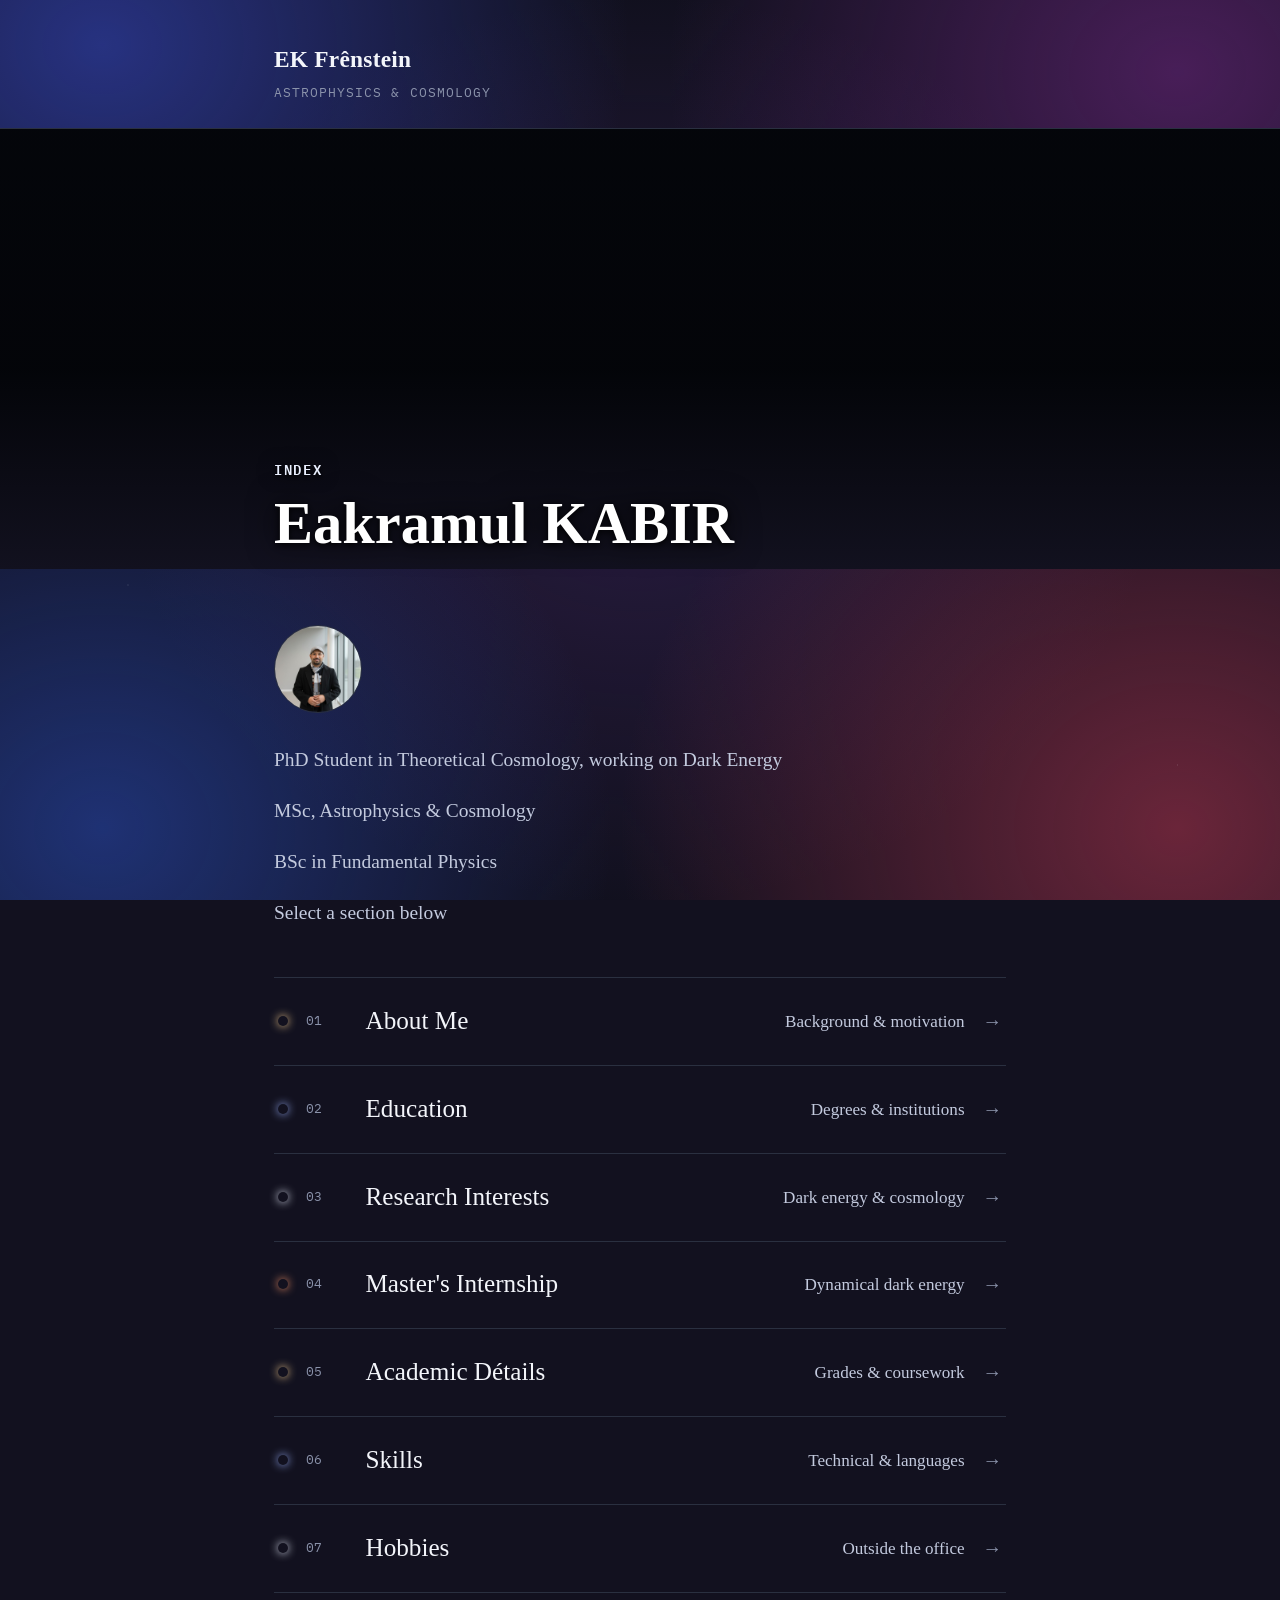
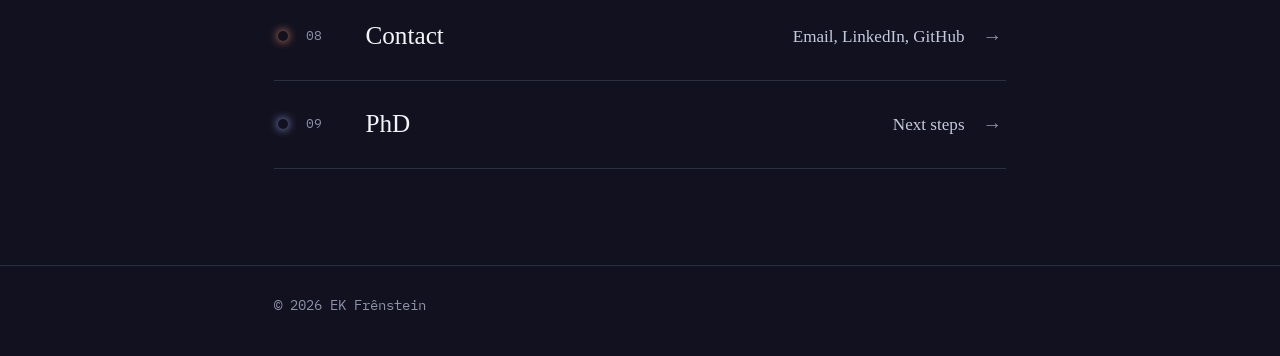
<file: index.html>
<!DOCTYPE html>

<html lang="en">
<head>
<meta charset="utf-8"/>
<meta content="width=device-width, initial-scale=1.0" name="viewport"/>
<title>EK Frênstein — Astrophysics &amp; Cosmology</title>
<meta content="EK Frênstein (Eakramul Kabir) — Astrophysics &amp; Cosmology, MSc." name="description"/>
<link href="style.css?v=2" rel="stylesheet"/>
</head>
<body>
<header class="site">
<div class="wrap">
<a class="brand" href="index.html">EK Frênstein
      <small>Astrophysics &amp; Cosmology</small>
</a>
</div>
</header>
<div class="hero-banner tall" style="background-image:url('https://assets.science.nasa.gov/dynamicimage/assets/science/missions/webb/science/2022/10/STScI-01GGF8H15VZ09MET9HFBRQX4S3.png?w=1600&amp;h=900&amp;fit=crop&amp;crop=faces,focalpoint');">
<div class="wrap">
<p class="eyebrow reveal" data-reveal-group="banner">Index</p>
<h1 class="reveal" data-reveal-group="banner">Eakramul KABIR</h1>
</div>
</div>
<main>
<div class="wrap">
<section class="hero">
<img alt="Portrait of EK Frênstein" class="hero-portrait" src="profile.jpg"/>
<p>PhD Student in Theoretical Cosmology, working on Dark Energy</p> 
<p class="reveal">MSc, Astrophysics &amp; Cosmology</p>
<p>BSc in Fundamental Physics</p>
<p>Select a section below</p>
</section>
<ul class="index-list">
<li class="reveal" data-reveal-group="index">
<a href="about.html">
<span class="spec-dot" style="color: var(--spec-g)"></span>
<span class="id">01</span>
<span class="name">About Me</span>
<span class="desc">Background &amp; motivation</span>
<span class="arrow">→</span>
</a>
</li>
<li class="reveal" data-reveal-group="index">
<a href="education.html">
<span class="spec-dot" style="color: var(--spec-o)"></span>
<span class="id">02</span>
<span class="name">Education</span>
<span class="desc">Degrees &amp; institutions</span>
<span class="arrow">→</span>
</a>
</li>
<li class="reveal" data-reveal-group="index">
<a href="research.html">
<span class="spec-dot" style="color: var(--spec-a)"></span>
<span class="id">03</span>
<span class="name">Research Interests</span>
<span class="desc">Dark energy &amp; cosmology</span>
<span class="arrow">→</span>
</a>
</li>
<li class="reveal" data-reveal-group="index">
<a href="thesis.html">
<span class="spec-dot" style="color: var(--spec-m)"></span>
<span class="id">04</span>
<span class="name">Master's Internship</span>
<span class="desc">Dynamical dark energy</span>
<span class="arrow">→</span>
</a>
</li>
<li class="reveal" data-reveal-group="index">
<a href="academic-details.html">
<span class="spec-dot" style="color: var(--spec-g)"></span>
<span class="id">05</span>
<span class="name">Academic Détails</span>
<span class="desc">Grades &amp; coursework</span>
<span class="arrow">→</span>
</a>
</li>
<li class="reveal" data-reveal-group="index">
<a href="skills.html">
<span class="spec-dot" style="color: var(--spec-o)"></span>
<span class="id">06</span>
<span class="name">Skills</span>
<span class="desc">Technical &amp; languages</span>
<span class="arrow">→</span>
</a>
</li>
<li class="reveal" data-reveal-group="index">
<a href="hobbies.html">
<span class="spec-dot" style="color: var(--spec-a)"></span>
<span class="id">07</span>
<span class="name">Hobbies</span>
<span class="desc">Outside the office</span>
<span class="arrow">→</span>
</a>
</li>
<li class="reveal" data-reveal-group="index">
<a href="contact.html">
<span class="spec-dot" style="color: var(--spec-m)"></span>
<span class="id">08</span>
<span class="name">Contact</span>
<span class="desc">Email, LinkedIn, GitHub</span>
<span class="arrow">→</span>
</a>
</li>
<li class="reveal" data-reveal-group="index">
<a href="phd.html">
<span class="spec-dot" style="color: var(--spec-o)"></span>
<span class="id">09</span>
<span class="name">PhD</span>
<span class="desc">Next steps</span>
<span class="arrow">→</span>
</a>
</li>
</ul>
</div>
</main>
<footer class="site">
<div class="wrap">© 2026 EK Frênstein</div>
</footer>
<script src="animate.js"></script></body>
</html>
</file>
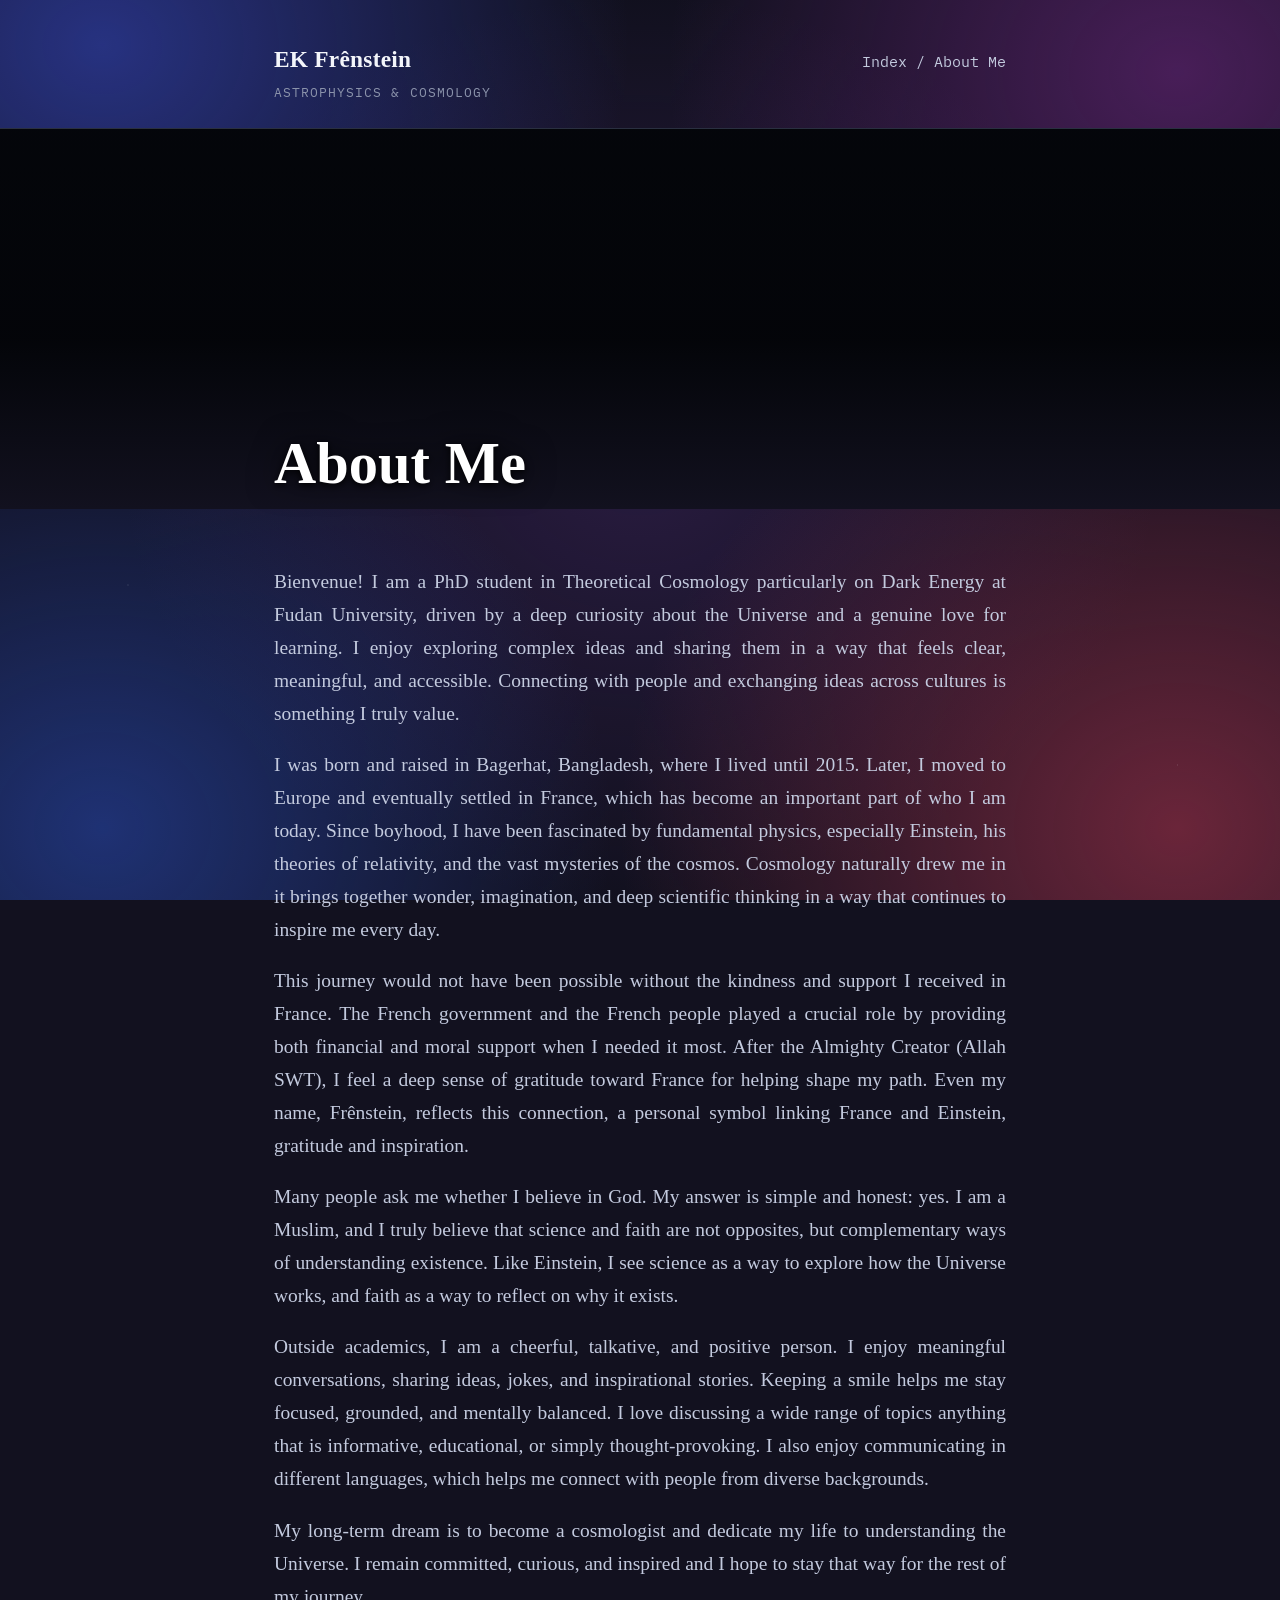
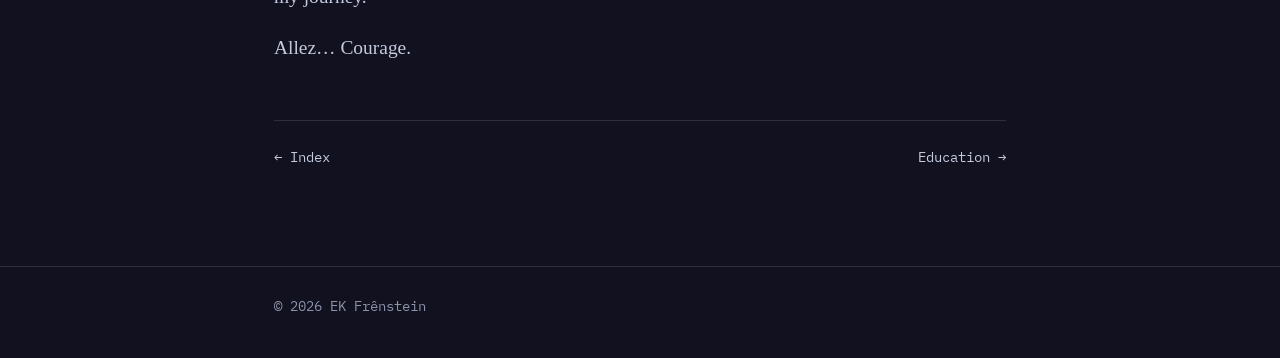
<file: about.html>
<!DOCTYPE html>

<html lang="en">
<head>
<meta charset="utf-8"/>
<meta content="width=device-width, initial-scale=1.0" name="viewport"/>
<title>About Me — EK Frênstein</title>
<link href="style.css?v=2" rel="stylesheet"/>
</head>
<body>
<header class="site">
<div class="wrap">
<a class="brand" href="index.html">EK Frênstein<small>Astrophysics &amp; Cosmology</small></a>
<nav class="crumb"><a href="index.html">Index</a> / About Me</nav>
</div>
</header>
<div class="hero-banner" style="background-image:url('https://assets.science.nasa.gov/dynamicimage/assets/science/missions/webb/science/2022/07/STScI-01G8H1K2BCNATEZSKVRN9Z69SR.png?w=1600&amp;h=900&amp;fit=crop&amp;crop=faces,focalpoint');">
<div class="wrap">
<h1 class="reveal" data-reveal-group="banner">About Me</h1>
</div>
</div>
<main>
<div class="wrap">
<p class="reveal">Bienvenue! I am a PhD student in Theoretical Cosmology particularly on Dark Energy at Fudan University, driven by a deep curiosity about the Universe and a genuine love for learning. I enjoy exploring complex ideas and sharing them in a way that feels clear, meaningful, and accessible. Connecting with people and exchanging ideas across cultures is something I truly value.</p>
<p class="reveal">I was born and raised in Bagerhat, Bangladesh, where I lived until 2015. Later, I moved to Europe and eventually settled in France, which has become an important part of who I am today. Since boyhood, I have been fascinated by fundamental physics, especially Einstein, his theories of relativity, and the vast mysteries of the cosmos. Cosmology naturally drew me in it brings together wonder, imagination, and deep scientific thinking in a way that continues to inspire me every day.</p>
<p class="reveal">This journey would not have been possible without the kindness and support I received in France. The French government and the French people played a crucial role by providing both financial and moral support when I needed it most. After the Almighty Creator (Allah SWT), I feel a deep sense of gratitude toward France for helping shape my path. Even my name, Frênstein, reflects this connection, a personal symbol linking France and Einstein, gratitude and inspiration.</p>
<p class="reveal">Many people ask me whether I believe in God. My answer is simple and honest: yes. I am a Muslim, and I truly believe that science and faith are not opposites, but complementary ways of understanding existence. Like Einstein, I see science as a way to explore how the Universe works, and faith as a way to reflect on why it exists.</p>
<p class="reveal">Outside academics, I am a cheerful, talkative, and positive person. I enjoy meaningful conversations, sharing ideas, jokes, and inspirational stories. Keeping a smile helps me stay focused, grounded, and mentally balanced. I love discussing a wide range of topics anything that is informative, educational, or simply thought-provoking. I also enjoy communicating in different languages, which helps me connect with people from diverse backgrounds.</p>
<p class="reveal">My long-term dream is to become a cosmologist and dedicate my life to understanding the Universe. I remain committed, curious, and inspired and I hope to stay that way for the rest of my journey.</p>
<p class="reveal">Allez… Courage.</p>
<div class="pagenav">
<a href="index.html">← Index</a>
<a href="education.html">Education →</a>
</div>
</div>
</main>
<footer class="site"><div class="wrap">© 2026 EK Frênstein</div></footer>
<script src="animate.js"></script></body>
</html>
</file>
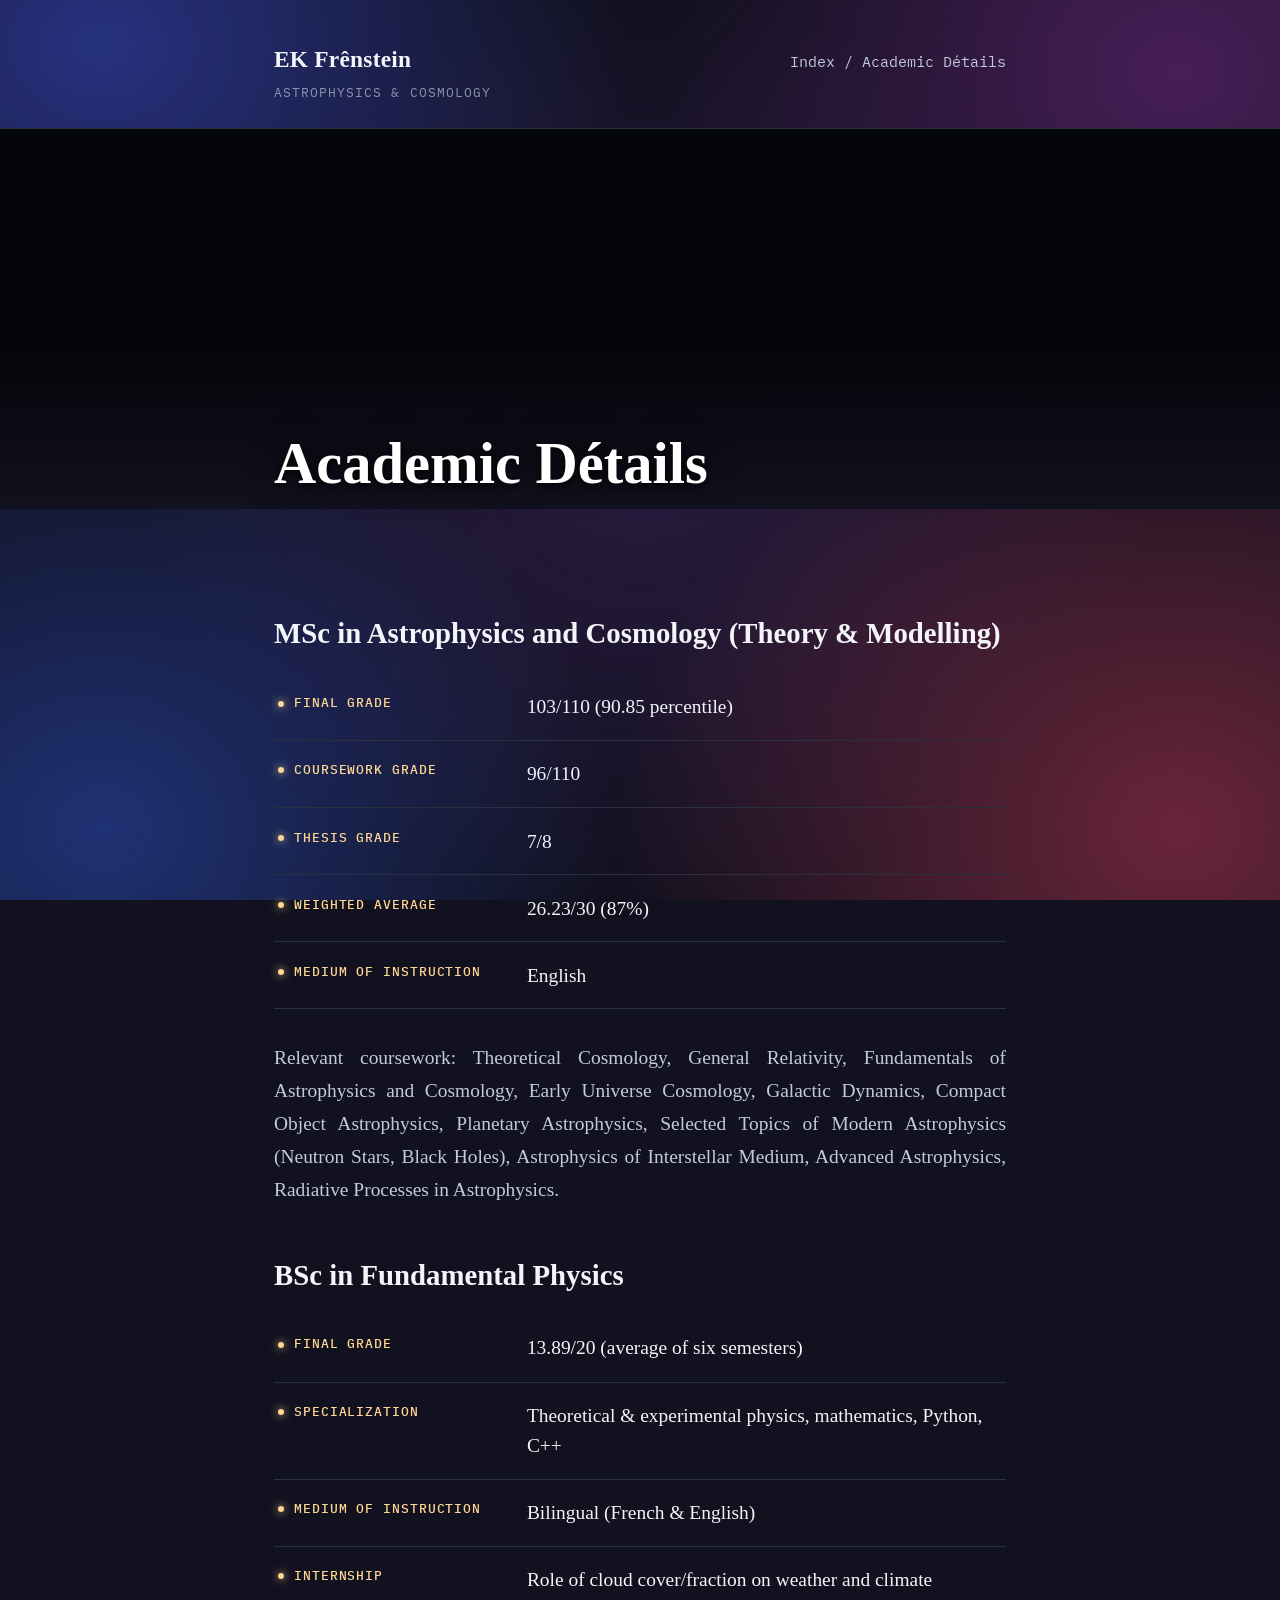
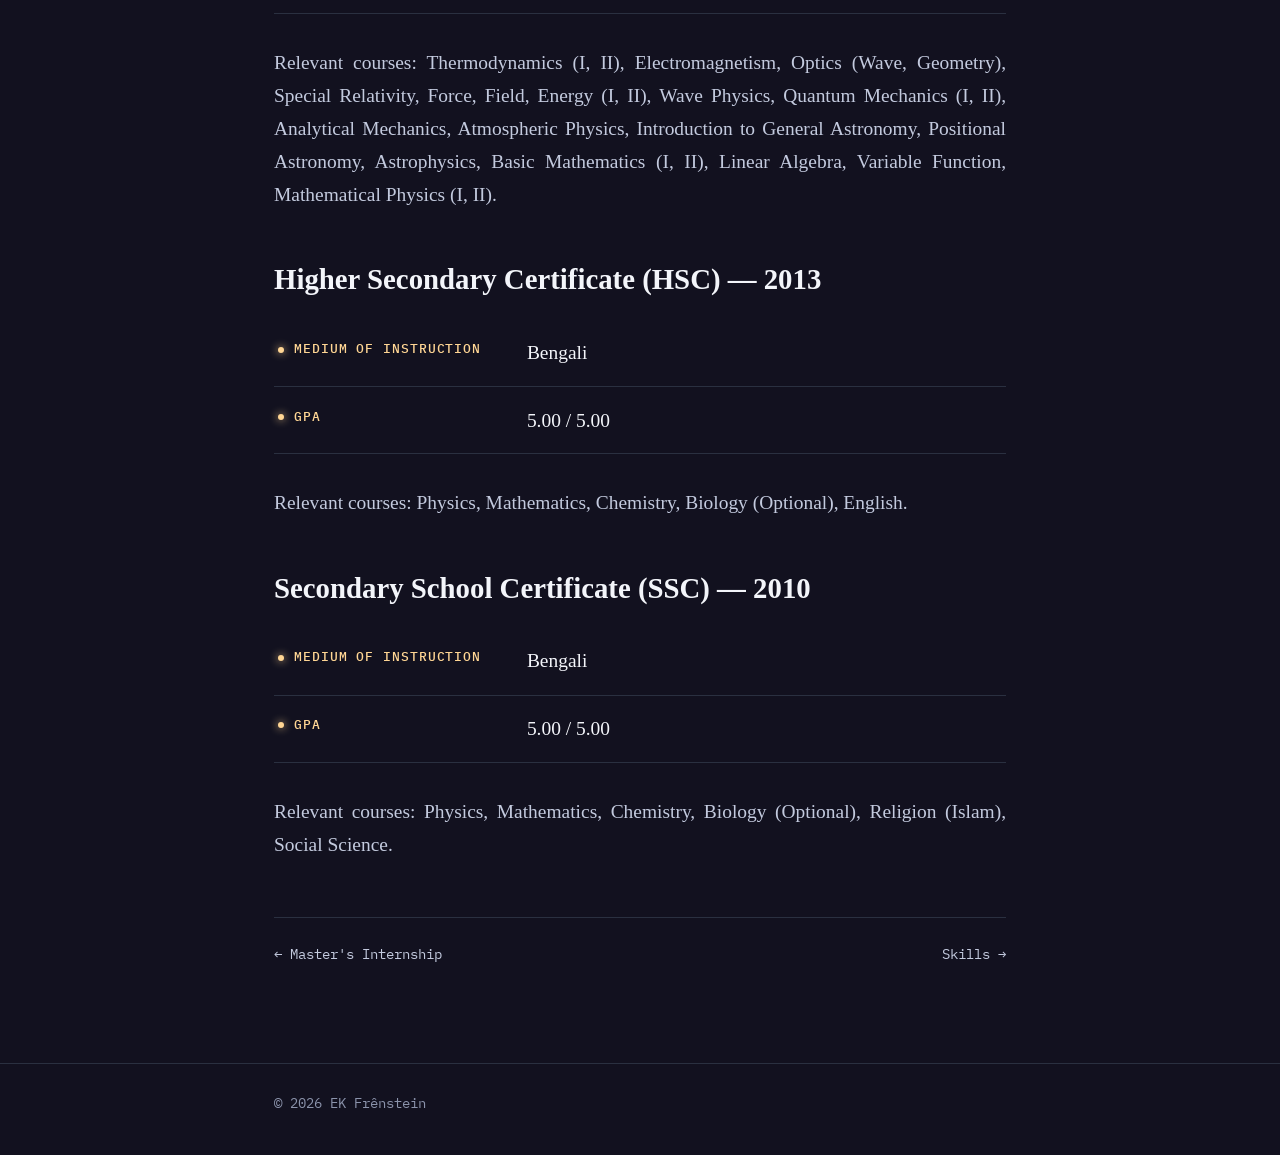
<file: academic-details.html>
<!DOCTYPE html>

<html lang="en">
<head>
<meta charset="utf-8"/>
<meta content="width=device-width, initial-scale=1.0" name="viewport"/>
<title>Academic Détails — EK Frênstein</title>
<link href="style.css?v=2" rel="stylesheet"/>
</head>
<body>
<header class="site">
<div class="wrap">
<a class="brand" href="index.html">EK Frênstein<small>Astrophysics &amp; Cosmology</small></a>
<nav class="crumb"><a href="index.html">Index</a> / Academic Détails</nav>
</div>
</header>
<div class="hero-banner" style="background-image:url('https://i0.wp.com/kakonamaster.com/wp-content/uploads/2019/09/universita-di-padova-ino-edukacija-stipendije.jpg?w=1200&amp;ssl=1');">
<div class="wrap">
<h1 class="reveal" data-reveal-group="banner">Academic Détails</h1>
</div>
</div>
<main>
<div class="wrap">
<h2 class="reveal">MSc in Astrophysics and Cosmology (Theory &amp; Modelling)</h2>
<table class="data">
<tr class="reveal"><td>Final grade</td><td>103/110 (90.85 percentile)</td></tr>
<tr class="reveal"><td>Coursework grade</td><td>96/110</td></tr>
<tr class="reveal"><td>Thesis grade</td><td>7/8</td></tr>
<tr class="reveal"><td>Weighted average</td><td>26.23/30 (87%)</td></tr>
<tr class="reveal"><td>Medium of instruction</td><td>English</td></tr>
</table>
<p class="reveal">Relevant coursework: Theoretical Cosmology, General Relativity, Fundamentals of Astrophysics and Cosmology, Early Universe Cosmology, Galactic Dynamics, Compact Object Astrophysics, Planetary Astrophysics, Selected Topics of Modern Astrophysics (Neutron Stars, Black Holes), Astrophysics of Interstellar Medium, Advanced Astrophysics, Radiative Processes in Astrophysics.</p>
<h2 class="reveal">BSc in Fundamental Physics</h2>
<table class="data">
<tr class="reveal"><td>Final grade</td><td>13.89/20 (average of six semesters)</td></tr>
<tr class="reveal"><td>Specialization</td><td>Theoretical &amp; experimental physics, mathematics, Python, C++</td></tr>
<tr class="reveal"><td>Medium of instruction</td><td>Bilingual (French &amp; English)</td></tr>
<tr class="reveal"><td>Internship</td><td>Role of cloud cover/fraction on weather and climate</td></tr>
</table>
<p class="reveal">Relevant courses: Thermodynamics (I, II), Electromagnetism, Optics (Wave, Geometry), Special Relativity, Force, Field, Energy (I, II), Wave Physics, Quantum Mechanics (I, II), Analytical Mechanics, Atmospheric Physics, Introduction to General Astronomy, Positional Astronomy, Astrophysics, Basic Mathematics (I, II), Linear Algebra, Variable Function, Mathematical Physics (I, II).</p>
<h2 class="reveal">Higher Secondary Certificate (HSC) — 2013</h2>
<table class="data">
<tr class="reveal"><td>Medium of instruction</td><td>Bengali</td></tr>
<tr class="reveal"><td>GPA</td><td>5.00 / 5.00</td></tr>
</table>
<p class="reveal">Relevant courses: Physics, Mathematics, Chemistry, Biology (Optional), English.</p>
<h2 class="reveal">Secondary School Certificate (SSC) — 2010</h2>
<table class="data">
<tr class="reveal"><td>Medium of instruction</td><td>Bengali</td></tr>
<tr class="reveal"><td>GPA</td><td>5.00 / 5.00</td></tr>
</table>
<p class="reveal">Relevant courses: Physics, Mathematics, Chemistry, Biology (Optional), Religion (Islam), Social Science.</p>
<div class="pagenav">
<a href="thesis.html">← Master's Internship</a>
<a href="skills.html">Skills →</a>
</div>
</div>
</main>
<footer class="site"><div class="wrap">© 2026 EK Frênstein</div></footer>
<script src="animate.js"></script></body>
</html>
</file>
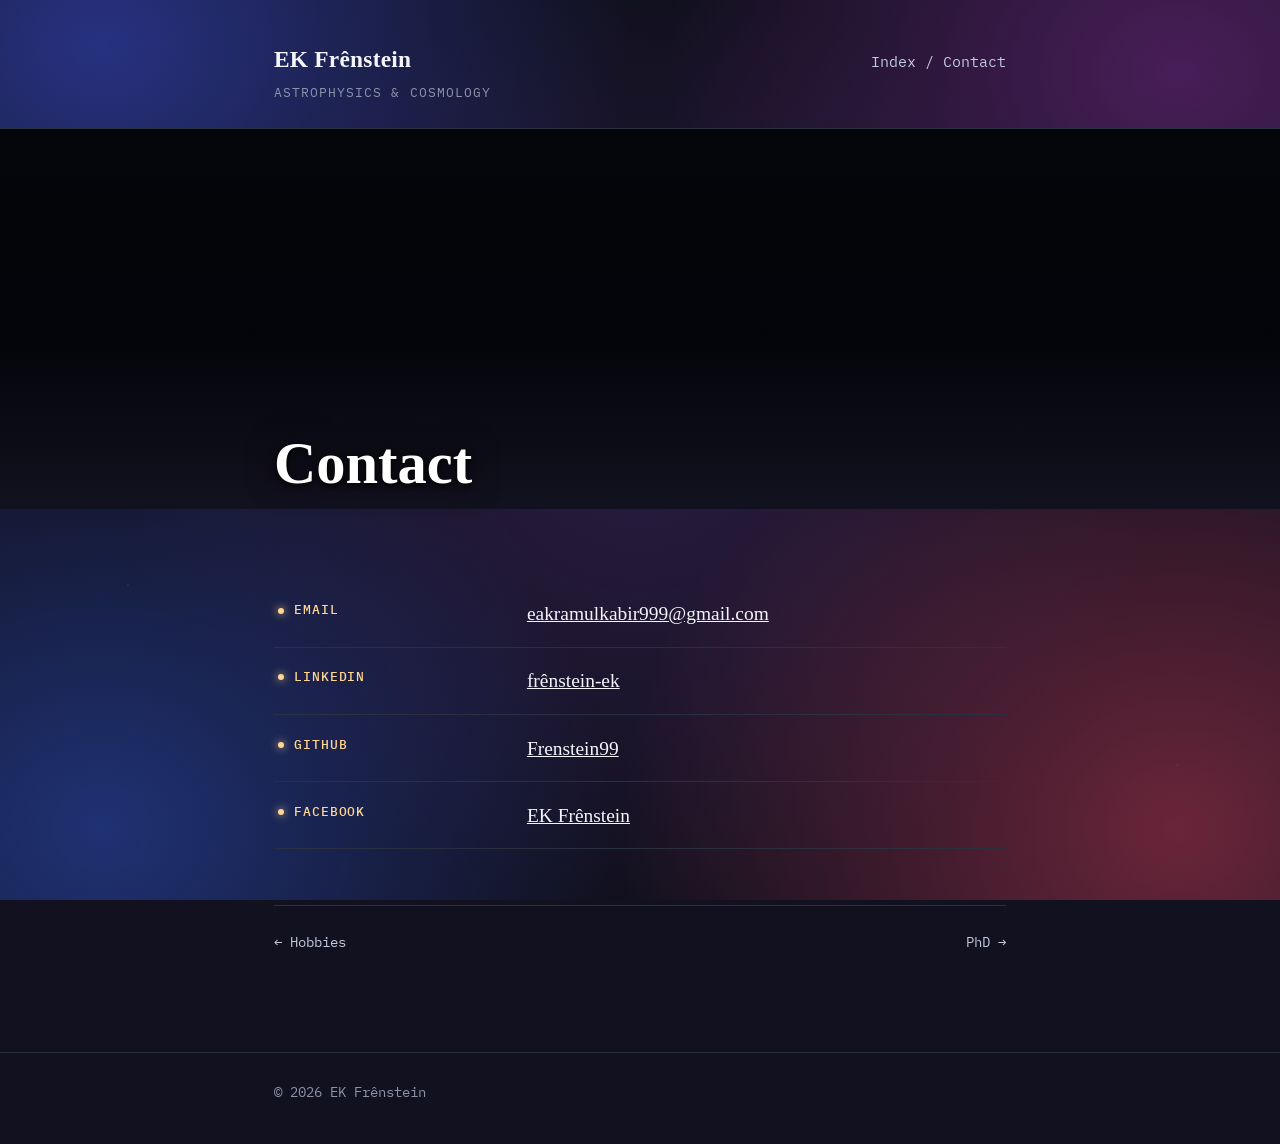
<file: contact.html>
<!DOCTYPE html>

<html lang="en">
<head>
<meta charset="utf-8"/>
<meta content="width=device-width, initial-scale=1.0" name="viewport"/>
<title>Contact — EK Frênstein</title>
<link href="style.css?v=2" rel="stylesheet"/>
</head>
<body>
<header class="site">
<div class="wrap">
<a class="brand" href="index.html">EK Frênstein<small>Astrophysics &amp; Cosmology</small></a>
<nav class="crumb"><a href="index.html">Index</a> / Contact</nav>
</div>
</header>
<div class="hero-banner" style="background-image:url('https://www.thoughtco.com/thmb/DeCbTsrEsaNpi1ODilhlaR90CRY=/1500x0/filters:no_upscale():max_bytes(150000):strip_icc()/wormhole-in-outerspace--illustration-545863981-598e1963aad52b001187d902.jpg');">
<div class="wrap">
<h1 class="reveal" data-reveal-group="banner">Contact</h1>
</div>
</div>
<main>
<div class="wrap">
<table class="data">
<tr class="reveal"><td>Email</td><td><a href="mailto:eakramulkabir999@gmail.com">eakramulkabir999@gmail.com</a></td></tr>
<tr class="reveal"><td>LinkedIn</td><td><a href="https://www.linkedin.com/in/fr%C3%AAnstein-ek-7035412b5" rel="noopener" target="_blank">frênstein-ek</a></td></tr>
<tr class="reveal"><td>GitHub</td><td><a href="https://github.com/Frenstein99" rel="noopener" target="_blank">Frenstein99</a></td></tr>
<tr class="reveal">
<td>Facebook</td><td><a href="https://www.facebook.com/share/19BBz8xhQw/" rel="noopener" target="_blank">EK Frênstein</a></td></tr>
</table>
<div class="pagenav">
<a href="hobbies.html">← Hobbies</a>
<a href="phd.html">PhD →</a>
</div>
</div>
</main>
<footer class="site"><div class="wrap">© 2026 EK Frênstein</div></footer>
<script src="animate.js"></script></body>
</html>
</file>
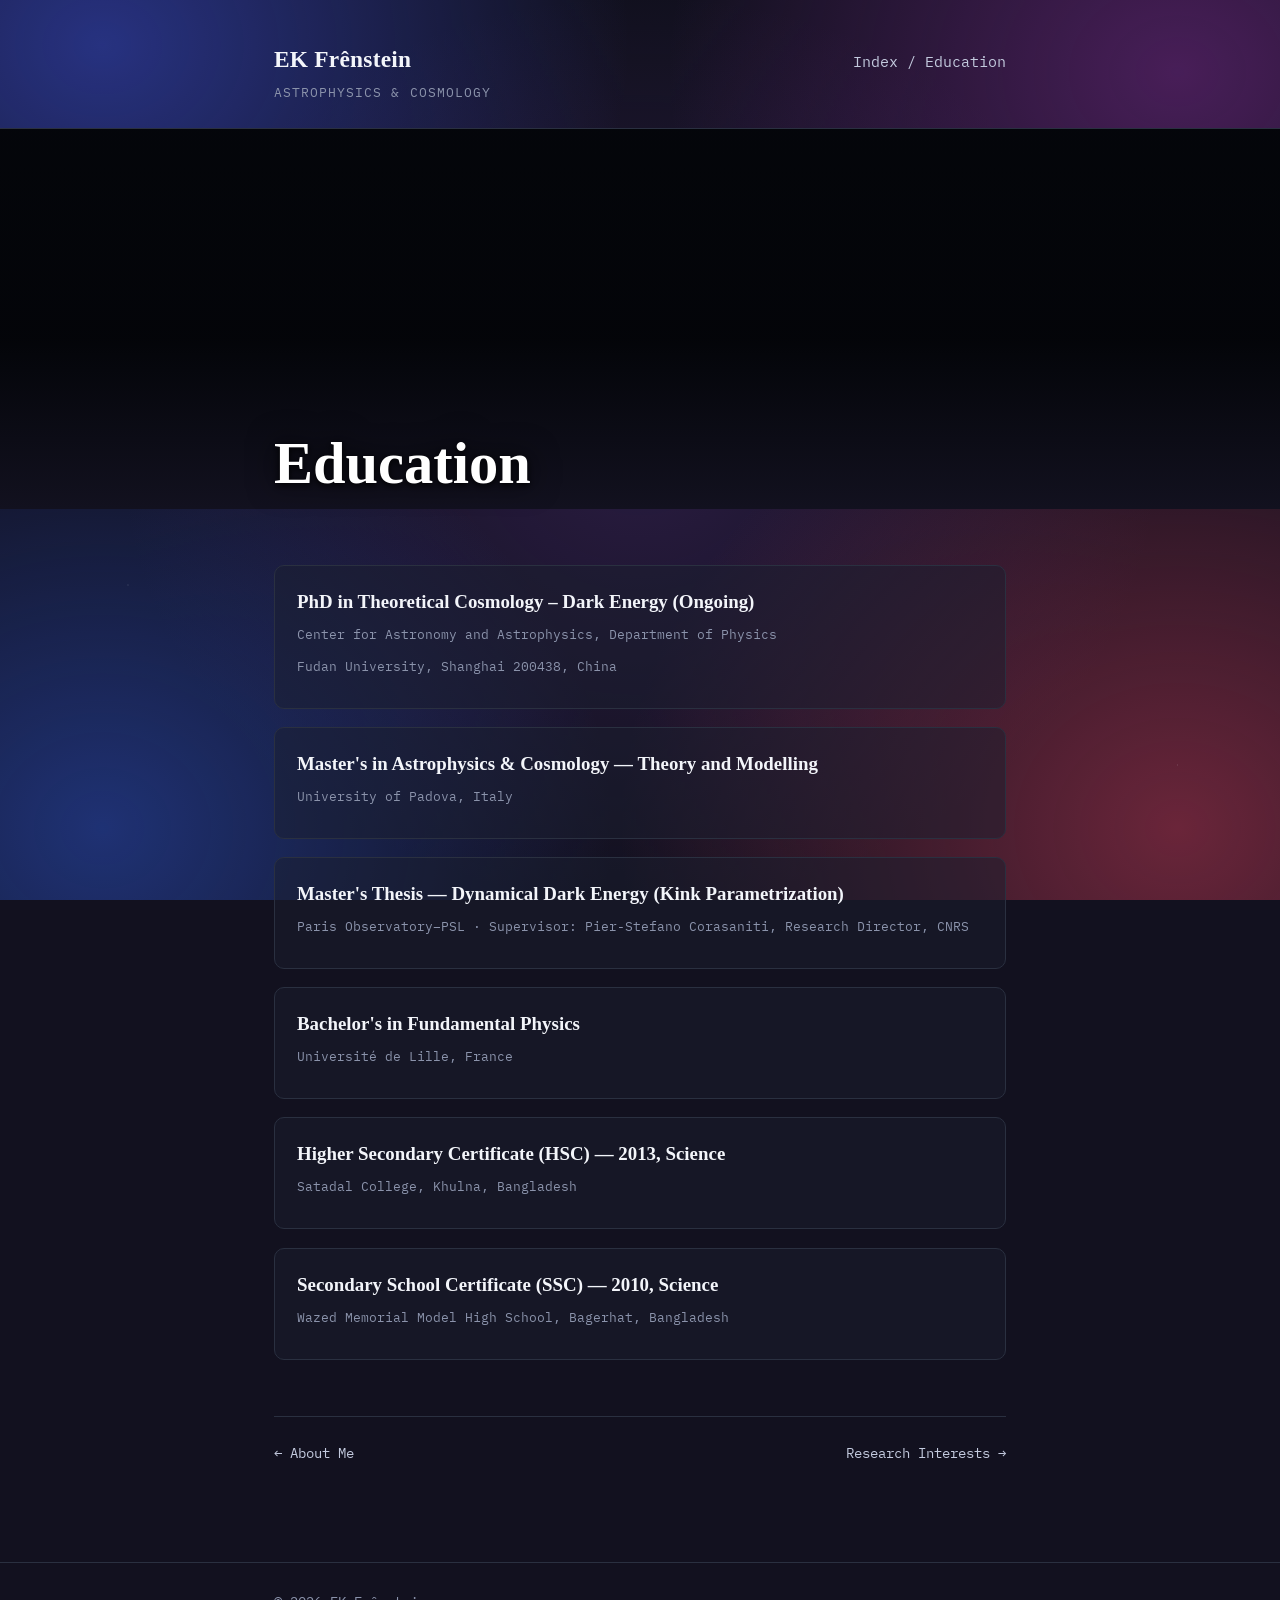
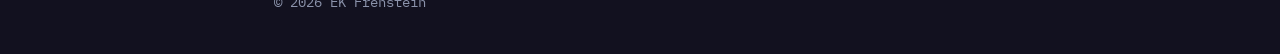
<file: education.html>
<!DOCTYPE html>

<html lang="en">
<head>
<meta charset="utf-8"/>
<meta content="width=device-width, initial-scale=1.0" name="viewport"/>
<title>Education — EK Frênstein</title>
<link href="style.css?v=2" rel="stylesheet"/>
</head>
<body>
<header class="site">
<div class="wrap">
<a class="brand" href="index.html">EK Frênstein<small>Astrophysics &amp; Cosmology</small></a>
<nav class="crumb"><a href="index.html">Index</a> / Education</nav>
</div>
</header>
<div class="hero-banner" style="background-image:url('https://assets.science.nasa.gov/dynamicimage/assets/science/missions/webb/outreach/migrated/2017/STScI-01H8PJ6083PCF4KJ1AYKVVRX8Q.png?w=1600&amp;h=900&amp;fit=crop&amp;crop=faces,focalpoint');">
<div class="wrap">
<h1 class="reveal" data-reveal-group="banner">Education</h1>
</div>
</div>
<main>
<div class="wrap">
<div class="card reveal">
<h3>PhD in Theoretical Cosmology – Dark Energy (Ongoing)</h3>
<div class="meta">Center for Astronomy and Astrophysics, Department of Physics</div>
<div class="meta">Fudan University, Shanghai 200438, China</div>
</div>
<div class="card reveal">
<h3>Master's in Astrophysics &amp; Cosmology — Theory and Modelling</h3>
<div class="meta">University of Padova, Italy</div>
</div>
<div class="card reveal">
<h3>Master's Thesis — Dynamical Dark Energy (Kink Parametrization)</h3>
<div class="meta">Paris Observatory–PSL · Supervisor: Pier-Stefano Corasaniti, Research Director, CNRS</div>
</div>
<div class="card reveal">
<h3>Bachelor's in Fundamental Physics</h3>
<div class="meta">Université de Lille, France</div>
</div>
<div class="card reveal">
<h3>Higher Secondary Certificate (HSC) — 2013, Science</h3>
<div class="meta">Satadal College, Khulna, Bangladesh</div>
</div>
<div class="card reveal">
<h3>Secondary School Certificate (SSC) — 2010, Science</h3>
<div class="meta">Wazed Memorial Model High School, Bagerhat, Bangladesh</div>
</div>
<div class="pagenav">
<a href="about.html">← About Me</a>
<a href="research.html">Research Interests →</a>
</div>
</div>
</main>
<footer class="site"><div class="wrap">© 2026 EK Frênstein</div></footer>
<script src="animate.js"></script></body>
</html>
</file>
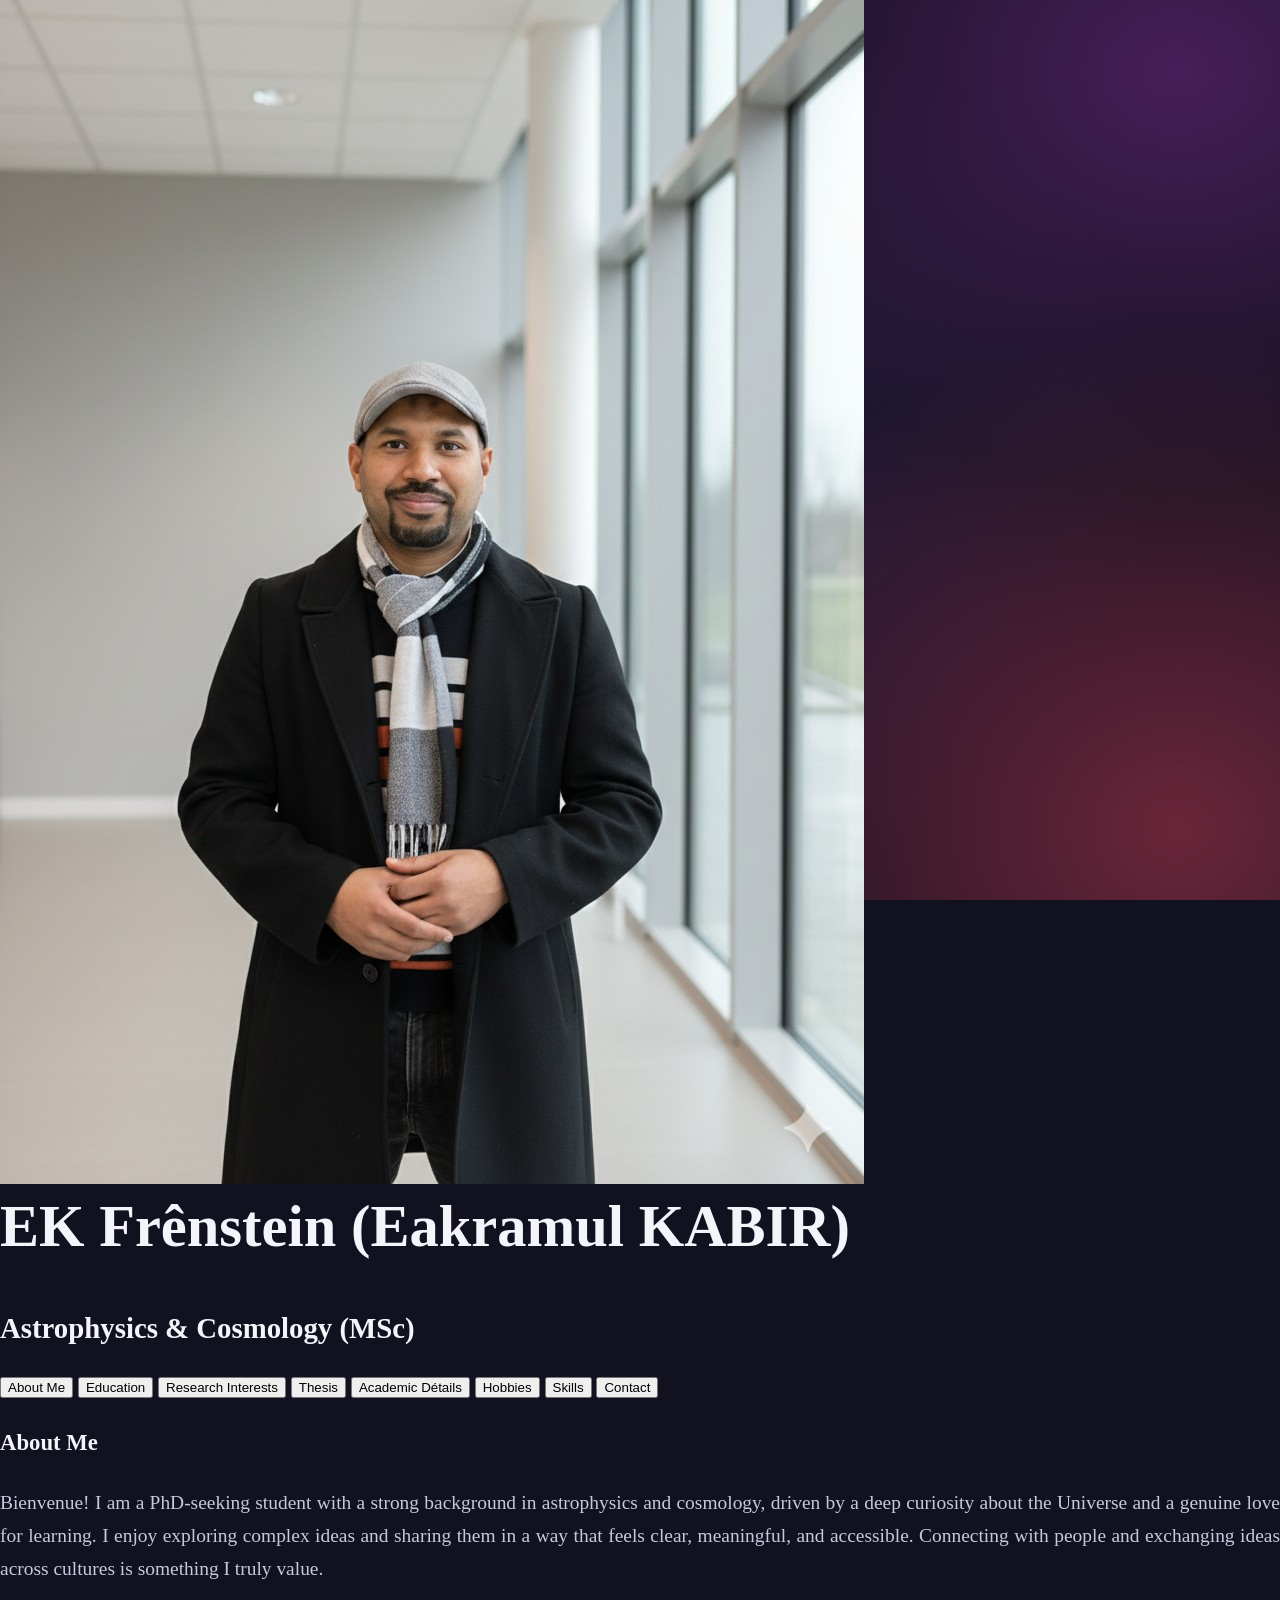
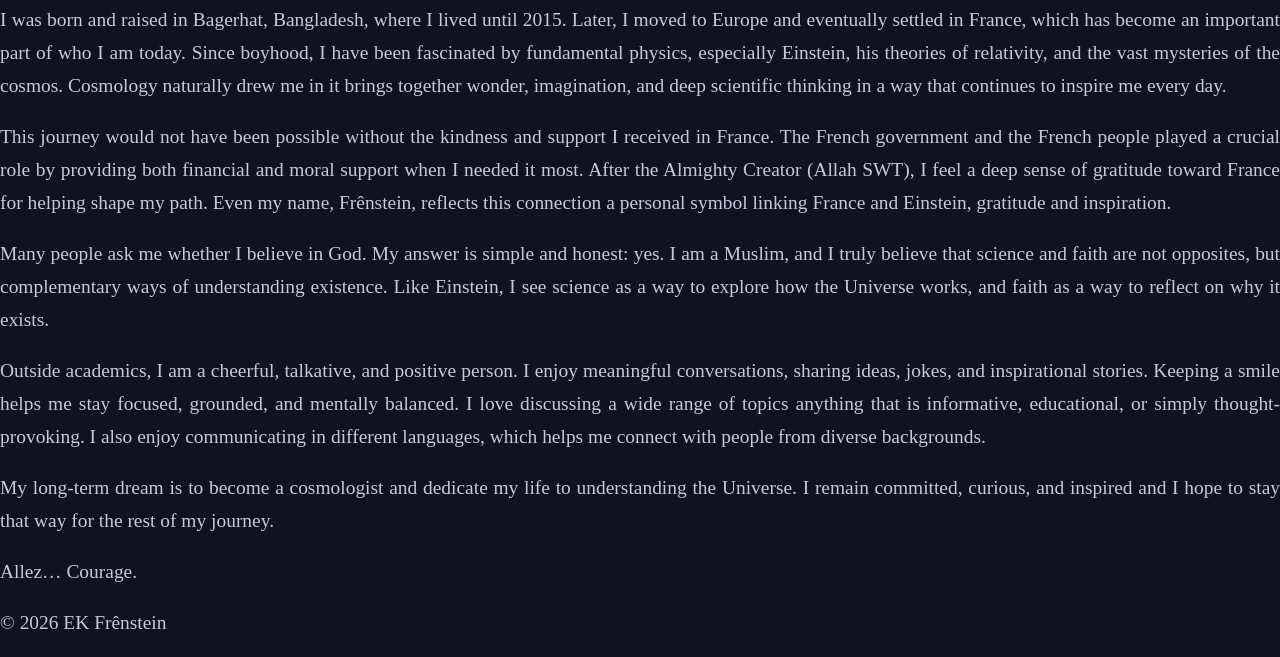
<file: old_index.html>
<!DOCTYPE html>
<html lang="en">
<head>
<meta charset="UTF-8">
<title>EK Frênstein — Astrophysics & Cosmology</title>
<link rel="stylesheet" href="style.css">
</head>
<body>
  
<header>
    <img src="profile.jpg" alt="EK Frênstein" class="profile-pic">
    <h1>EK Frênstein <span>(Eakramul KABIR)</span></h1>
    <h2>Astrophysics & Cosmology (MSc)</h2>
</header>

<!-- Tabs buttons -->
<div class="tabs">
    <button class="tab-btn" onclick="openTab('about')">About Me</button>
    <button class="tab-btn" onclick="openTab('education')">Education</button>
    <button class="tab-btn" onclick="openTab('research interests')">Research Interests</button>
    <button class="tab-btn" onclick="openTab('thesis')">Thesis</button>
    <button class="tab-btn" onclick="openTab('academic détails')">Academic Détails</button>
    <button class="tab-btn" onclick="openTab('hobbies')">Hobbies</button>
    <button class="tab-btn" onclick="openTab('skills')">Skills</button>
    <button class="tab-btn" onclick="openTab('contact')">Contact</button> 
    
</div>

<!-- Tab content -->
<div class="tab-content" id="about">
    <h3>About Me</h3>
    <p>Bienvenue! I am a PhD-seeking student with a strong background in astrophysics and cosmology, driven by a deep curiosity about the Universe and a genuine love for learning. I enjoy exploring complex ideas and sharing them in a way that feels clear, meaningful, and accessible. Connecting with people and exchanging ideas across cultures is something I truly value.</p>
    <p>I was born and raised in Bagerhat, Bangladesh, where I lived until 2015. Later, I moved to Europe and eventually settled in France, which has become an important part of who I am today. Since boyhood, I have been fascinated by fundamental physics, especially Einstein, his theories of relativity, and the vast mysteries of the cosmos. Cosmology naturally drew me in it brings together wonder, imagination, and deep scientific thinking in a way that continues to inspire me every day.</p>
    <p>This journey would not have been possible without the kindness and support I received in France. The French government and the French people played a crucial role by providing both financial and moral support when I needed it most. After the Almighty Creator (Allah SWT), I feel a deep sense of gratitude toward France for helping shape my path. Even my name, Frênstein, reflects this connection a personal symbol linking France and Einstein, gratitude and inspiration.</p>
    <p>Many people ask me whether I believe in God. My answer is simple and honest: yes. I am a Muslim, and I truly believe that science and faith are not opposites, but complementary ways of understanding existence. Like Einstein, I see science as a way to explore how the Universe works, and faith as a way to reflect on why it exists.</p>
    <p>Outside academics, I am a cheerful, talkative, and positive person. I enjoy meaningful conversations, sharing ideas, jokes, and inspirational stories. Keeping a smile helps me stay focused, grounded, and mentally balanced. I love discussing a wide range of topics anything that is informative, educational, or simply thought-provoking. I also enjoy communicating in different languages, which helps me connect with people from diverse backgrounds.</p>
    <p>My long-term dream is to become a cosmologist and dedicate my life to understanding the Universe. I remain committed, curious, and inspired and I hope to stay that way for the rest of my journey.

<p>Allez… Courage.</p>
</div>

<div class="tab-content" id="education">
    <h3>Education</h3>
    <ul>
        <li>Master's in Astrophysics & Cosmology – Theory and Modelling - <em>University of Padova</em>, Italy</li>
        <li>Master's Thesis on Dynamical Dark Energy (Kink Parametrization) at <em>Paris Observatory-PSL</em>, Supervisor: Pier-Stefano Corasaniti, Research Director-CNRS</li>
        <li>Bachelor's in Fundamental Physics – <em>Université de Lille</em>, France</li>
        <li>Higher Secondary Certificate (HSC)-2013, Division: Science – <em>Satadal College</em>, Khulna, Bangladesh</li>
        <li>Secondary School Certificate (SSC)-2010, Division: Science – <em>Wazed Memorial Model High School</em>, Bagerhat, Bangladesh</li>
    </ul>
</div>

<div class="tab-content" id="contact">
    <h3>Contact</h3>
    <p>Email: eakramulkabir999@gmail.com</p>
    <p>LinkedIn: <a href="https://www.linkedin.com/in/frênstein-ek-7035412b5" target="_blank">frênstein-ek</a></p>
    <p>GitHub: <a href="https://github.com/Frenstein99" target="_blank">Frenstein99</a></p>
    <p>Share: <a href="https://www.facebook.com/sharer/sharer.php?u=https://Frenstein99.github.io" target="_blank">Facebook</a></p>
</div>

 <div class="tab-content" id="skills">
    <h3>Programming & Technical Skills</h3>
    <ul>
        <li>Python (NumPy, SciPy, Matplotlib)</li>
        <li>C++</li>
        <li>Scientific Computing & Numerical Methods</li>
        <li>Data Visualization</li>
        <li>LaTeX (Academic Writing)</li>
        <li>Linux / Unix Environment</li>
        <li>Git & GitHub (Version Control)</li>
        <li>CLASS, Cobaya (Bayesian Inference)</li>
        <li>AI Tools management</li>
  
    <h3>Languages</h3>
    <ul>
        <li>English — Fluent</li>
        <li>French — Fluent</li>
        <li>Bengali — Native</li>
        <li>Italian — Beginner</li>
        <li>Arabic — Reading Knowledge</li>
    </ul>
 </div>   
 
    <div class="tab-content" id="hobbies">
     <h3>Hobbies & Interests</h3>
    <ul>
        <li>Critical thinking and exploring new, unconventional ideas and approaches</li>
        <li>Watching and listening to motivational and analytical talks</li>
        <li>Keeping people happy and inspired around me</li>
        <li>Sharing educational and entertaining stories</li>
        <li>Encouraging underprivileged or disadvantaged students to develop an interest in cosmology</li>
        <li>Watching action and science-fiction movies</li>
        <li>Creating educational and entertaining video content, reels</li>
        <li>Imagining new possibilities and reflecting on thought-provoking concepts</li>
    </ul>
    </div> 

    <div class="tab-content" id="thesis">
    <h3>Thesis</h3>

    <h4>Imprints of Dynamical Dark Energy Models on Observables of Large-Scale Structures: from CMB to Lensing Spectra</h4>
    <ul>
        <li><strong>Supervisor:</strong> <em>Pier-Stefano CORASANITI</em>, Research Director, CNRS, Paris Observatory-PSL</li>
        <li><strong>Thesis Duration:</strong> 6 months (March 2025 – September 2025)</li>
        <li><strong>Tools:</strong> Python, CLASS, Cobaya (Bayesian analysis), Planck data</li>
        <li><strong>Location:</strong> Observatoire de Paris-PSL, Meudon Campus, 92195 Meudon, France</li>
    </ul>

    <h4>Phenomenological Approach to Dark Energy</h4>
    <p>
        In this part of my thesis, I explore dark energy from a phenomenological perspective by focusing on the evolution of its equation of state across cosmic time. I examine widely used parametrizations, such as the Chevallier–Polarski–Linder (CPL) form and kink models, which allow for dynamical departures from a cosmological constant. Different classes of scalar field models (freezing, thawing, and phantom scenarios) are discussed to highlight their distinct physical behaviors. I study the cosmological evolution of kink models as a function of the scale factor and connect phenomenological descriptions to fundamental theory by fitting the equation of state w(a) obtained from scalar field solutions of the Klein–Gordon equation for several physically motivated potentials. CPL fails to capture rapid scalar field variations unlike kink parametrizations, which fit both rapidly and slowly varying scalar potentials smoothly.
    </p>

    <h4>Limits of the CPL Parametrization</h4>
    <p>
        This chapter critically examines the ability of the CPL parametrization to capture rapidly and slowly varying dark energy dynamics using fiducial kink models. CPL exhibits systematic bias when applied to dynamical dark energy models, particularly in the phantom regime, and fails to accurately capture rapid variations in the equation of state, while providing a reasonably good fit for slowly evolving dark energy scenarios.
    </p>

    <h4>Cosmological Imprints of the Kink Model</h4>
    <p>
        This chapter explores how kink models of dark energy leave distinct signatures on cosmological observables. I analyze the deceleration parameter and study the resulting effects on the Cosmic Microwave Background (CMB) spectrum, distinguishing between slowly and rapidly varying models. Special attention is given to the Integrated Sachs–Wolfe (ISW) effect, which highlights the impact of dark energy dynamics on the growth of cosmic structures and large-scale temperature fluctuations.
    </p>

    <h4>Planck Data Analysis</h4>
    <p>
        In this chapter, I analyze the latest Planck CMB data to extract cosmological information and constrain dark energy models. Using Cobaya (Bayesian Likelihood Inference), I explored Planck+Kink likelihoods where both rapidly and slowly varying kink models are very consistent with the standard cosmological constant.
    </p>

    <h4>References</h4>
    <ol>
        <li>P. S. Corasaniti and E. J. Copeland, <em>A model independent approach to the dark energy equation of stat </em>e, arXiv:astro-ph/0205544v3.</li>
        <li>P. S. Corasaniti, M. Kunz, D. Parkinson, E. J. Copeland and B. A. Bassett, <em>The foundations of observing dark energy dynamics with the Wilkinson Microwave Anisotropy Probe</em>, arXiv:astro-ph/0406608v2.</li>
        <li>M. Kunz, P. S. Corasaniti, D. Parkinson and E. J. Copeland, <em>Model-independent dark energy test with σ8 using results from the Wilkinson Microwave Anisotropy Probe</em>, arXiv:astro-ph/0307346v2.</li>
        <li><em>Planck Collaboration, Planck 2018 results. VI. Cosmological parameters</em>, Astronomy Astrophysics 641, A6 (2020), arXiv:1807.06209v4.</li>
        <li>E. V. Linder, <em>Interpreting Dark Energy Data Away from Λ</em>, arXiv:2410.10981v1.</li>
        <li>B. A. Bassett, <em>The essence of quintessence and the cost of compression</em>, arXiv:astro-ph/0407364v2.</li>
        <li>I. Maor, R. Brustein and P. J. Steinhardt, <em>Limitations in using luminosity distance to determine the equation of state of the Universe</em>, arXiv:astro-ph/0007297v3.</li>
        <li>I. Maor, R. Brustein, J. McMahon and P. J. Steinhardt, <em>Measuring the equation-of-state of the Universe: pitfalls and prospects</em>, arXiv:astro-ph/0112526v1.</li>
    </ol>
    </div> 

    <div class="tab-content" id="research interests">
    <h3>Research Interests</h3>
    <ul>
        <li>Theoretical and phenomenological modeling of Dark Energy</li>
        <li>Dynamical Dark Energy models (Quintessence and K-essence scalar fields)</li>
        <li>Observational signatures of cosmic acceleration in CMB and large-scale structure</li>
        <li>Cosmological perturbation theory and effective field theory methods</li>
        <li>Early Universe Cosmology (Inflation, Baryogenesis, etc.)</li>
        <li>Particle Physics Cosmology</li>
        <li>Modified Gravity</li>
    </ul>
    </div>

    <div class="tab-content" id="academic détails">
    <h3>Academic Background</h3>

    <h4>MSc in Astrophysics and Cosmology (Theory & Modelling)</h4>
    <ul>
        <li><strong>Final Grade:</strong> 103/110 (90.85 percentile)</li>
        <li><strong>Coursework Grade:</strong> 96/110</li>
        <li><strong>Thesis Grade:</strong> 7/8</li>
        <li><strong>Weighted Average:</strong> 26.23/30 (87%)</li>
        <li><strong>Medium of Instruction:</strong> English</li>
        <li><strong>Relevant Coursework:</strong> Theoretical Cosmology, General Relativity, Fundamentals of Astrophysics and Cosmology, Early Universe Cosmology, Galactic Dynamics, Compact Object Astrophysics, Planetary Astrophysics, Selected Topics of Modern Astrophysics (Neutron Stars, Black Holes), Astrophysics of Interstellar Medium, Advanced Astrophysics, Radiative Processes in Astrophysics</li>
    </ul>

    <h4>BSc in Fundamental Physics</h4>
    <ul>
        <li><strong>Final Grade:</strong> 13.89/20 (Average of Six Semesters)</li>
        <li><strong>Specialization:</strong> Theoretical and Experimental Physics, Mathematics, Python, C++</li>
        <li><strong>Relevant Courses:</strong> Thermodynamics (I, II), Electromagnetism, Optics (Wave, Geometry), Special Relativity, Force, Field, Energy (I, II), Wave Physics, Quantum Mechanics (I, II), Analytical Mechanics, Atmospheric Physics, Introduction to General Astronomy, Positional Astronomy, Astrophysics, Basic Mathematics (I, II), Linear Algebra, Variable Function, Mathematical Physics (I, II)</li>
        <li><strong>Medium of Instruction:</strong> Bilingual (French & English)</li>
        <li><strong>Internship:</strong> Role of Cloud Cover/Fraction on Weather and Climate</li>
    </ul>

    <h4>Higher Secondary Certificate (HSC) – 2013</h4>
    <ul>
        <li><strong>Medium of Instruction:</strong> Bengali</li>
        <li><strong>GPA:</strong> 5.00/5.00</li>
        <li><strong>Relevant Courses:</strong> Physics, Mathematics, Chemistry, Biology (Optional), English</li>
    </ul>

    <h4>Secondary School Certificate (SSC) – 2010</h4>
    <ul>
        <li><strong>Medium of Instruction:</strong> Bengali</li>
        <li><strong>GPA:</strong> 5.00/5.00</li>
        <li><strong>Relevant Courses:</strong> Physics, Mathematics, Chemistry, Biology (Optional), Religion (Islam), Social Science</li>
    </ul>
    </div>


    

<footer>
    <p>&copy; 2026 EK Frênstein</p>
</footer>

<!-- JS for tabs -->
<script>
function openTab(tabId) {
    // Hide all tab content
    const contents = document.querySelectorAll('.tab-content');
    contents.forEach(c => c.style.display = 'none');

    // Show selected tab content
    document.getElementById(tabId).style.display = 'block';
}

// Show About Me by default
openTab('about');
</script>

</body>
</html>
</file>
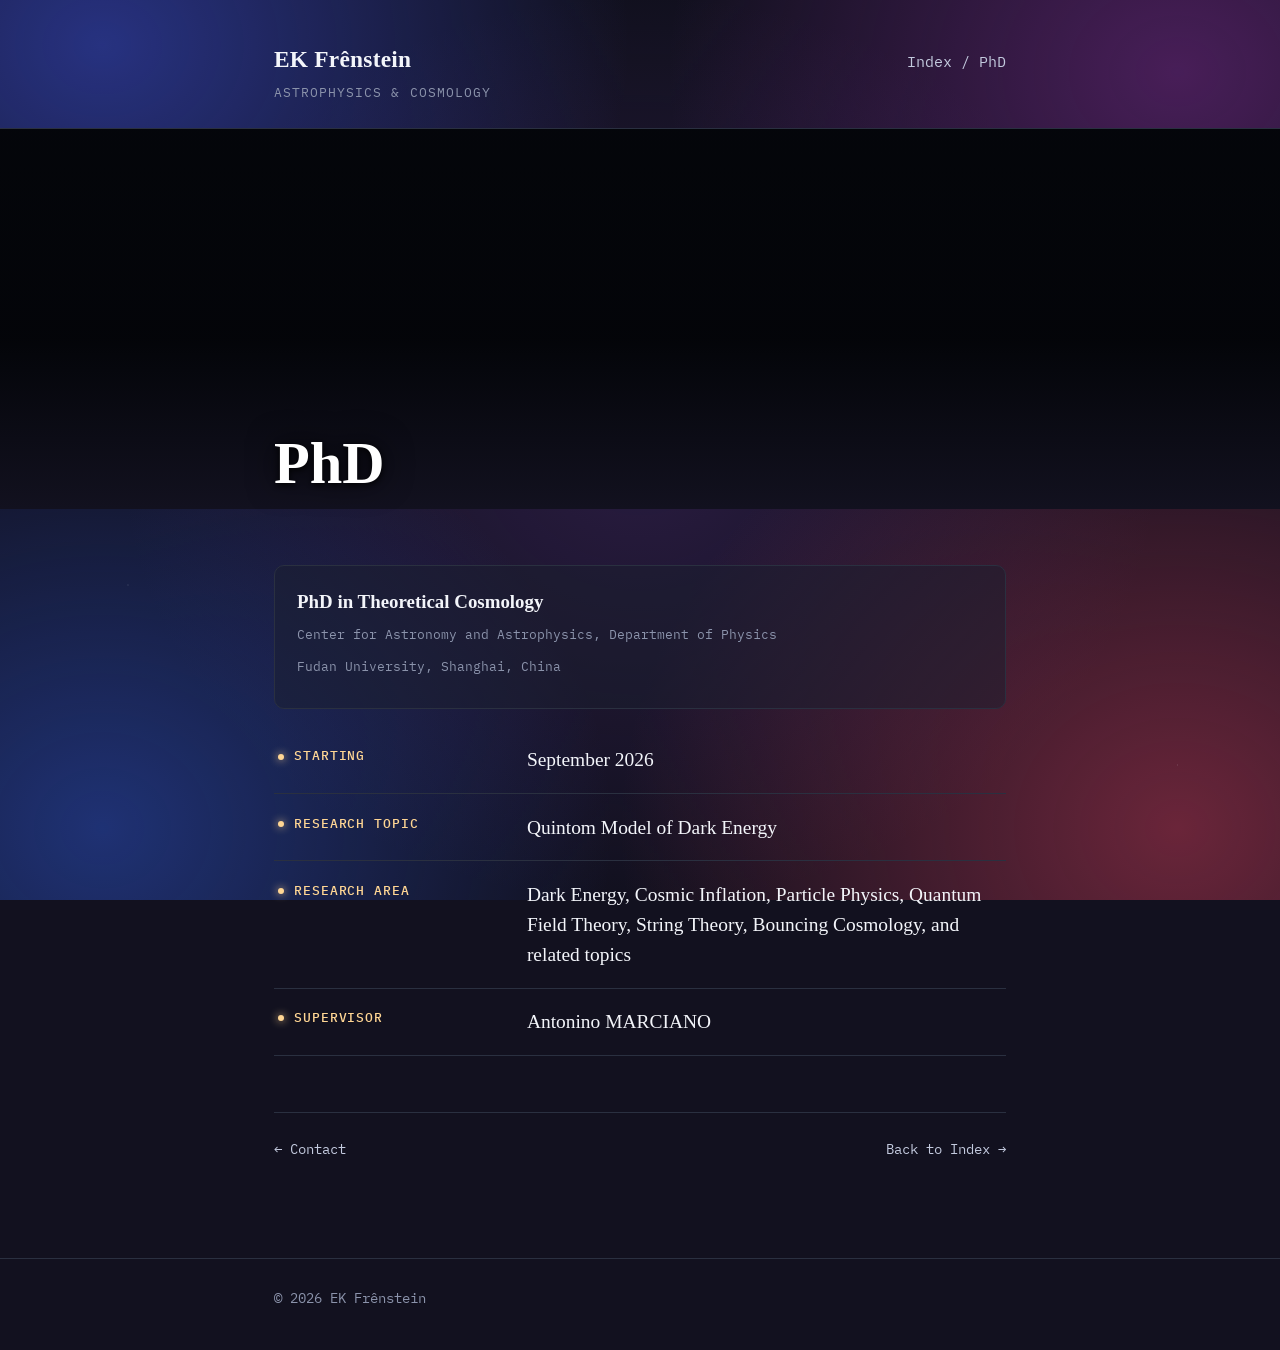
<file: phd.html>
<!DOCTYPE html>

<html lang="en">
<head>
<meta charset="utf-8"/>
<meta content="width=device-width, initial-scale=1.0" name="viewport"/>
<title>PhD — EK Frênstein</title>
<link href="style.css?v=2" rel="stylesheet"/>
</head>
<body>
<header class="site">
<div class="wrap">
<a class="brand" href="index.html">EK Frênstein<small>Astrophysics &amp; Cosmology</small></a>
<nav class="crumb"><a href="index.html">Index</a> / PhD</nav>
</div>
</header>
<div class="hero-banner" style="background-image:url('https://schoolingvisa.com/wp-content/uploads/2025/07/Fudan-University-768x427.jpg');">
<div class="wrap">
<h1 class="reveal" data-reveal-group="banner">PhD</h1>
</div>
</div>
<main>
<div class="wrap">

<div class="card reveal">
<h3>PhD in Theoretical Cosmology</h3>
<div class="meta">Center for Astronomy and Astrophysics, Department of Physics</div>
<div class="meta">Fudan University, Shanghai, China</div>
</div>
<table class="data">
<tr class="reveal"><td>Starting</td><td>September 2026</td></tr>
<tr class="reveal"><td>Research Topic</td><td>Quintom Model of Dark Energy</td></tr>
<tr class="reveal"><td>Research Area</td><td>Dark Energy, Cosmic Inflation, Particle Physics, Quantum Field Theory, String Theory, Bouncing Cosmology, and related topics</td></tr>
<tr class="reveal"><td>Supervisor</td><td>Antonino MARCIANO</td></tr>


</table>


<div class="pagenav">
<a href="contact.html">← Contact</a>
<a href="index.html">Back to Index →</a>
</div>
</div>
</main>
<footer class="site"><div class="wrap">© 2026 EK Frênstein</div></footer>
<script src="animate.js"></script></body>
</html>
</file>
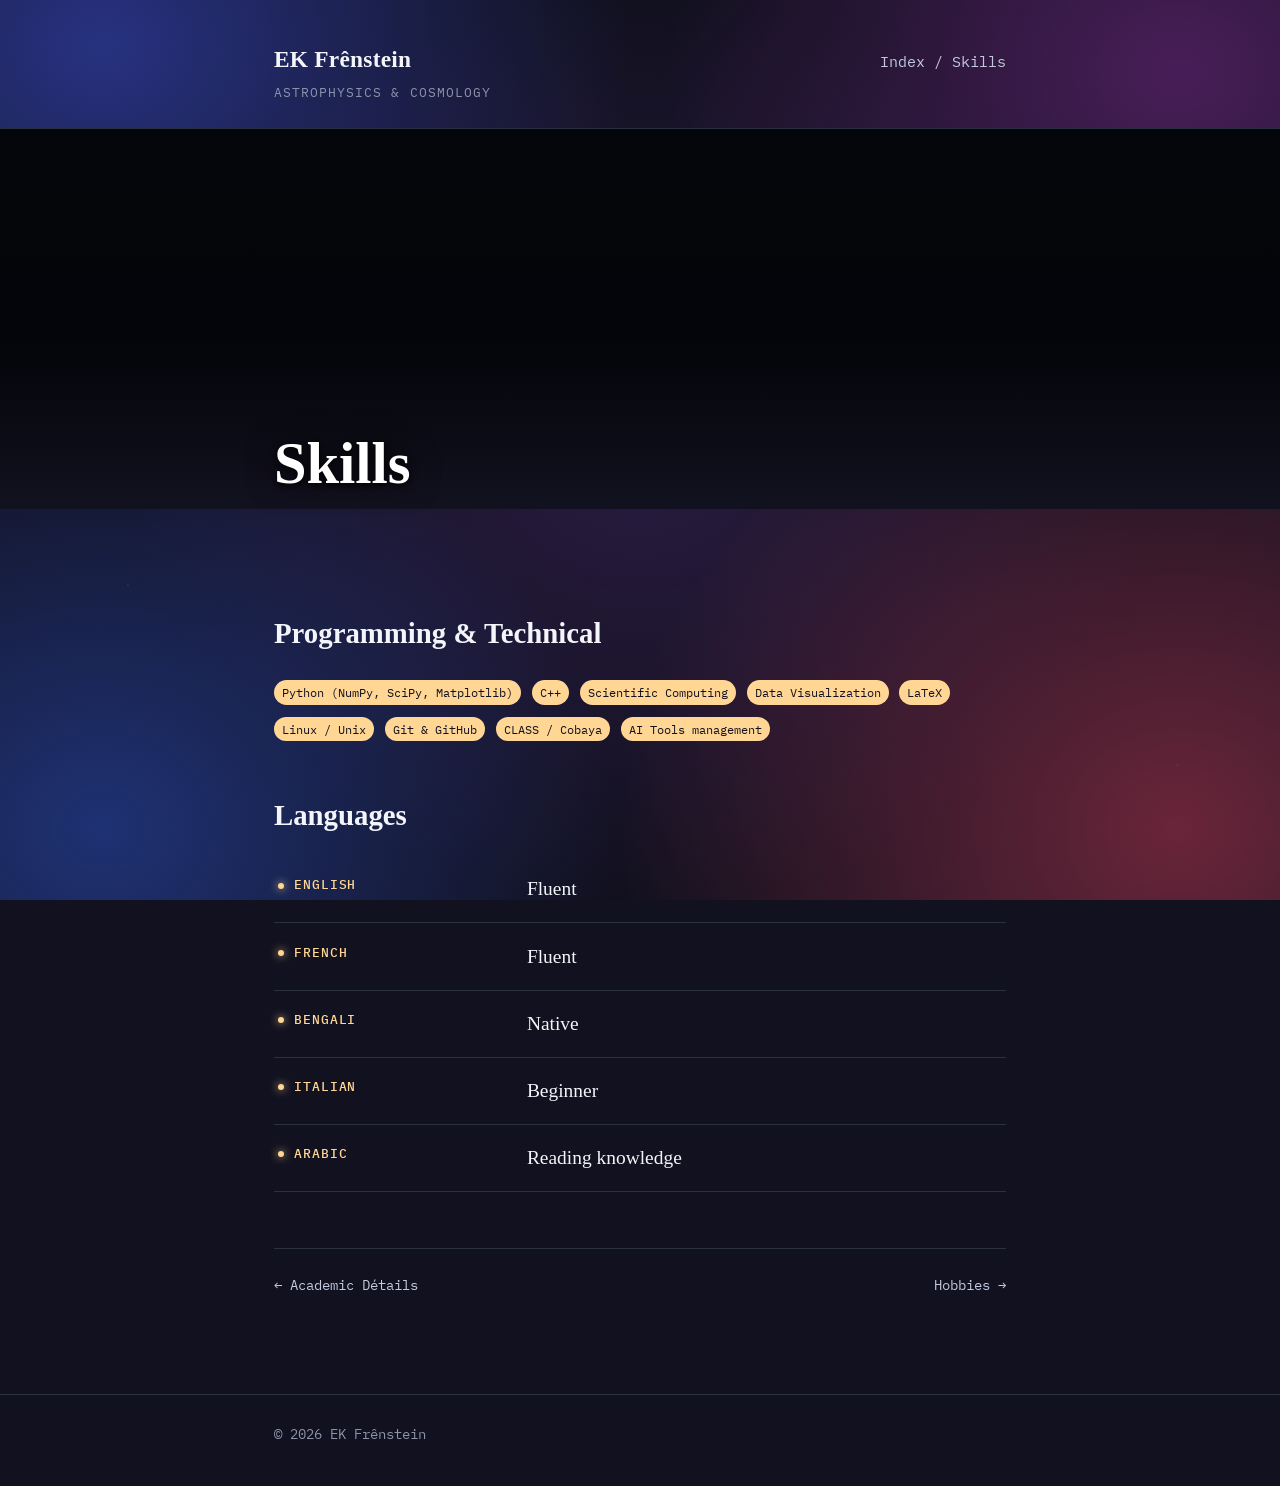
<file: skills.html>
<!DOCTYPE html>

<html lang="en">
<head>
<meta charset="utf-8"/>
<meta content="width=device-width, initial-scale=1.0" name="viewport"/>
<title>Skills — EK Frênstein</title>
<link href="style.css?v=2" rel="stylesheet"/>
</head>
<body>
<header class="site">
<div class="wrap">
<a class="brand" href="index.html">EK Frênstein<small>Astrophysics &amp; Cosmology</small></a>
<nav class="crumb"><a href="index.html">Index</a> / Skills</nav>
</div>
</header>
<div class="hero-banner" style="background-image:url('https://media.istockphoto.com/id/1484313477/photo/skills-learning-personal-development-finance-competency-business-concept.jpg?s=612x612&amp;w=0&amp;k=20&amp;c=SBAx37tF596ljN08xfjigjOJoijb-cYMa8Tjai7kaho%3D');">
<div class="wrap">
<h1 class="reveal" data-reveal-group="banner">Skills</h1>
</div>
</div>
<main>
<div class="wrap">
<h2 class="reveal">Programming &amp; Technical</h2>
<div>
<span class="tag">Python (NumPy, SciPy, Matplotlib)</span>
<span class="tag">C++</span>
<span class="tag">Scientific Computing</span>
<span class="tag">Data Visualization</span>
<span class="tag">LaTeX</span>
<span class="tag">Linux / Unix</span>
<span class="tag">Git &amp; GitHub</span>
<span class="tag">CLASS / Cobaya</span>
<span class="tag">AI Tools management</span>
</div>
<h2 class="reveal">Languages</h2>
<table class="data">
<tr class="reveal"><td>English</td><td>Fluent</td></tr>
<tr class="reveal"><td>French</td><td>Fluent</td></tr>
<tr class="reveal"><td>Bengali</td><td>Native</td></tr>
<tr class="reveal"><td>Italian</td><td>Beginner</td></tr>
<tr class="reveal"><td>Arabic</td><td>Reading knowledge</td></tr>
</table>
<div class="pagenav">
<a href="academic-details.html">← Academic Détails</a>
<a href="hobbies.html">Hobbies →</a>
</div>
</div>
</main>
<footer class="site"><div class="wrap">© 2026 EK Frênstein</div></footer>
<script src="animate.js"></script></body>
</html>
</file>
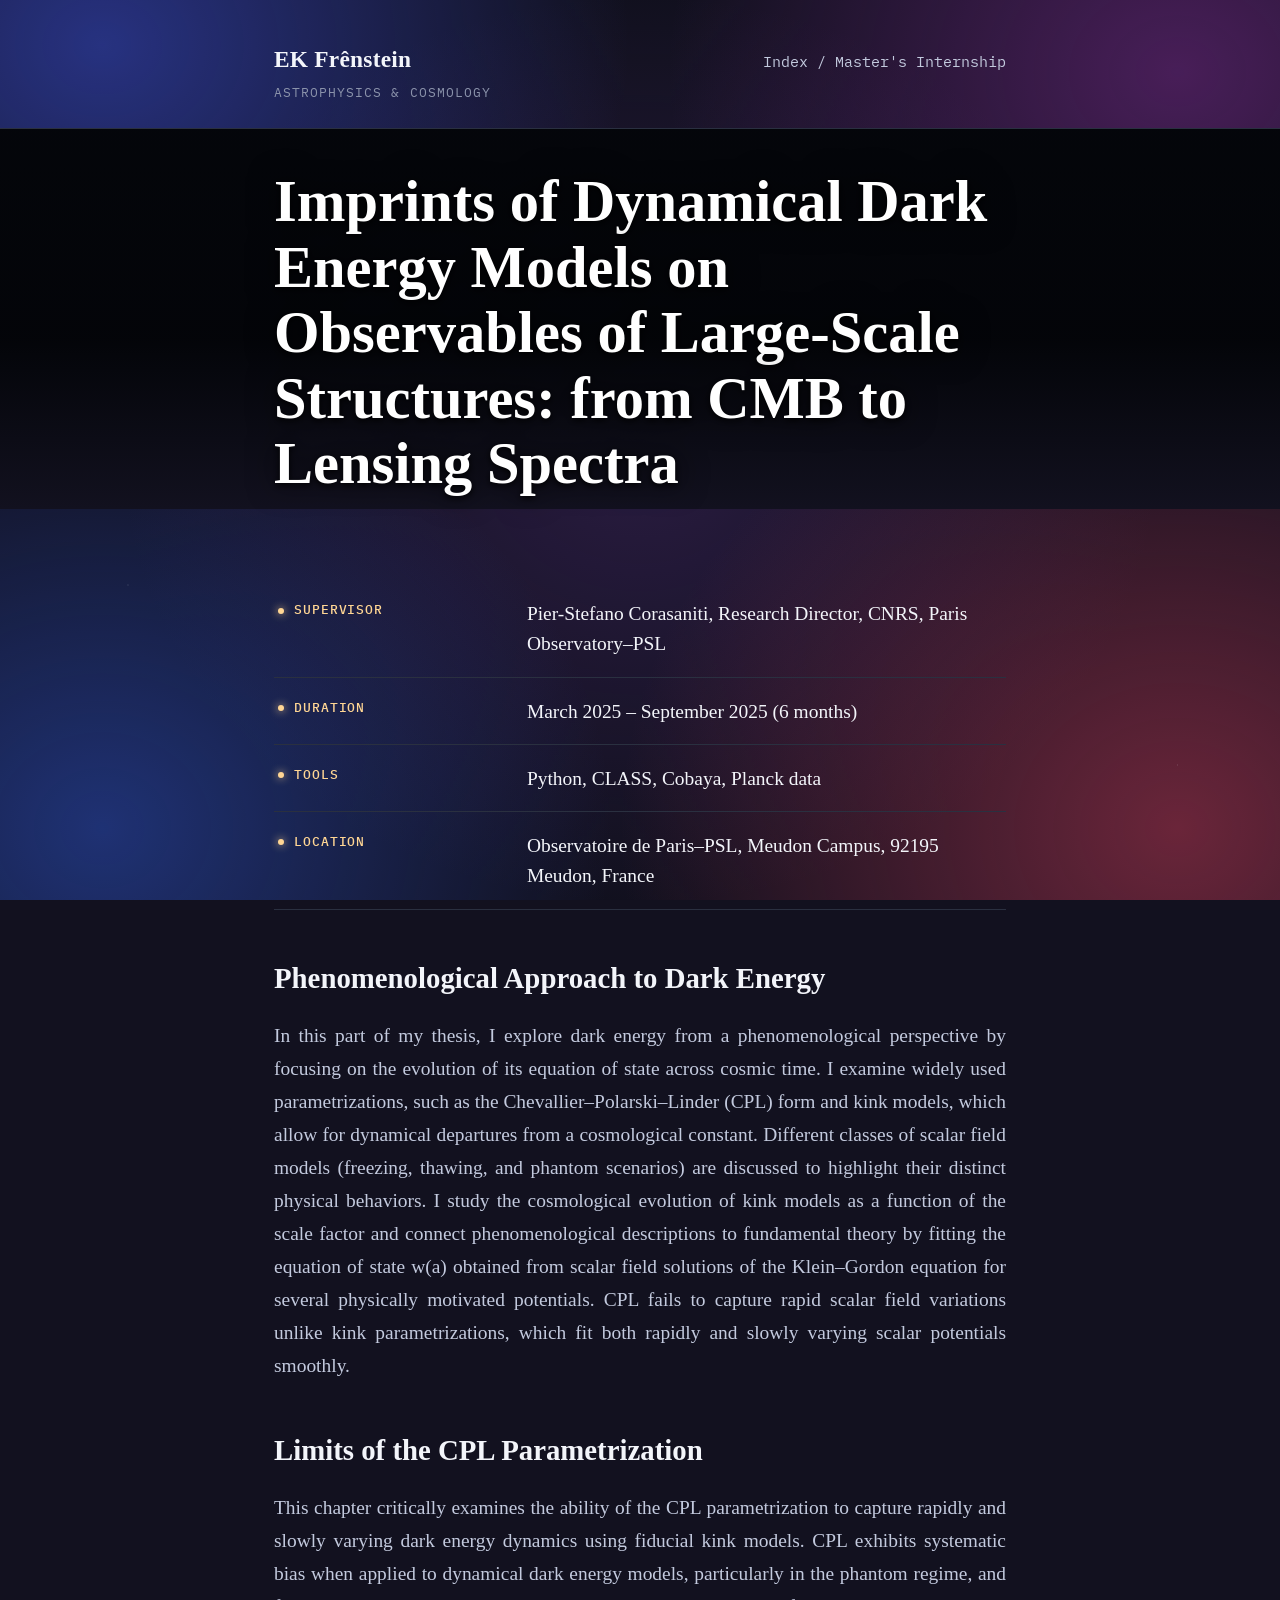
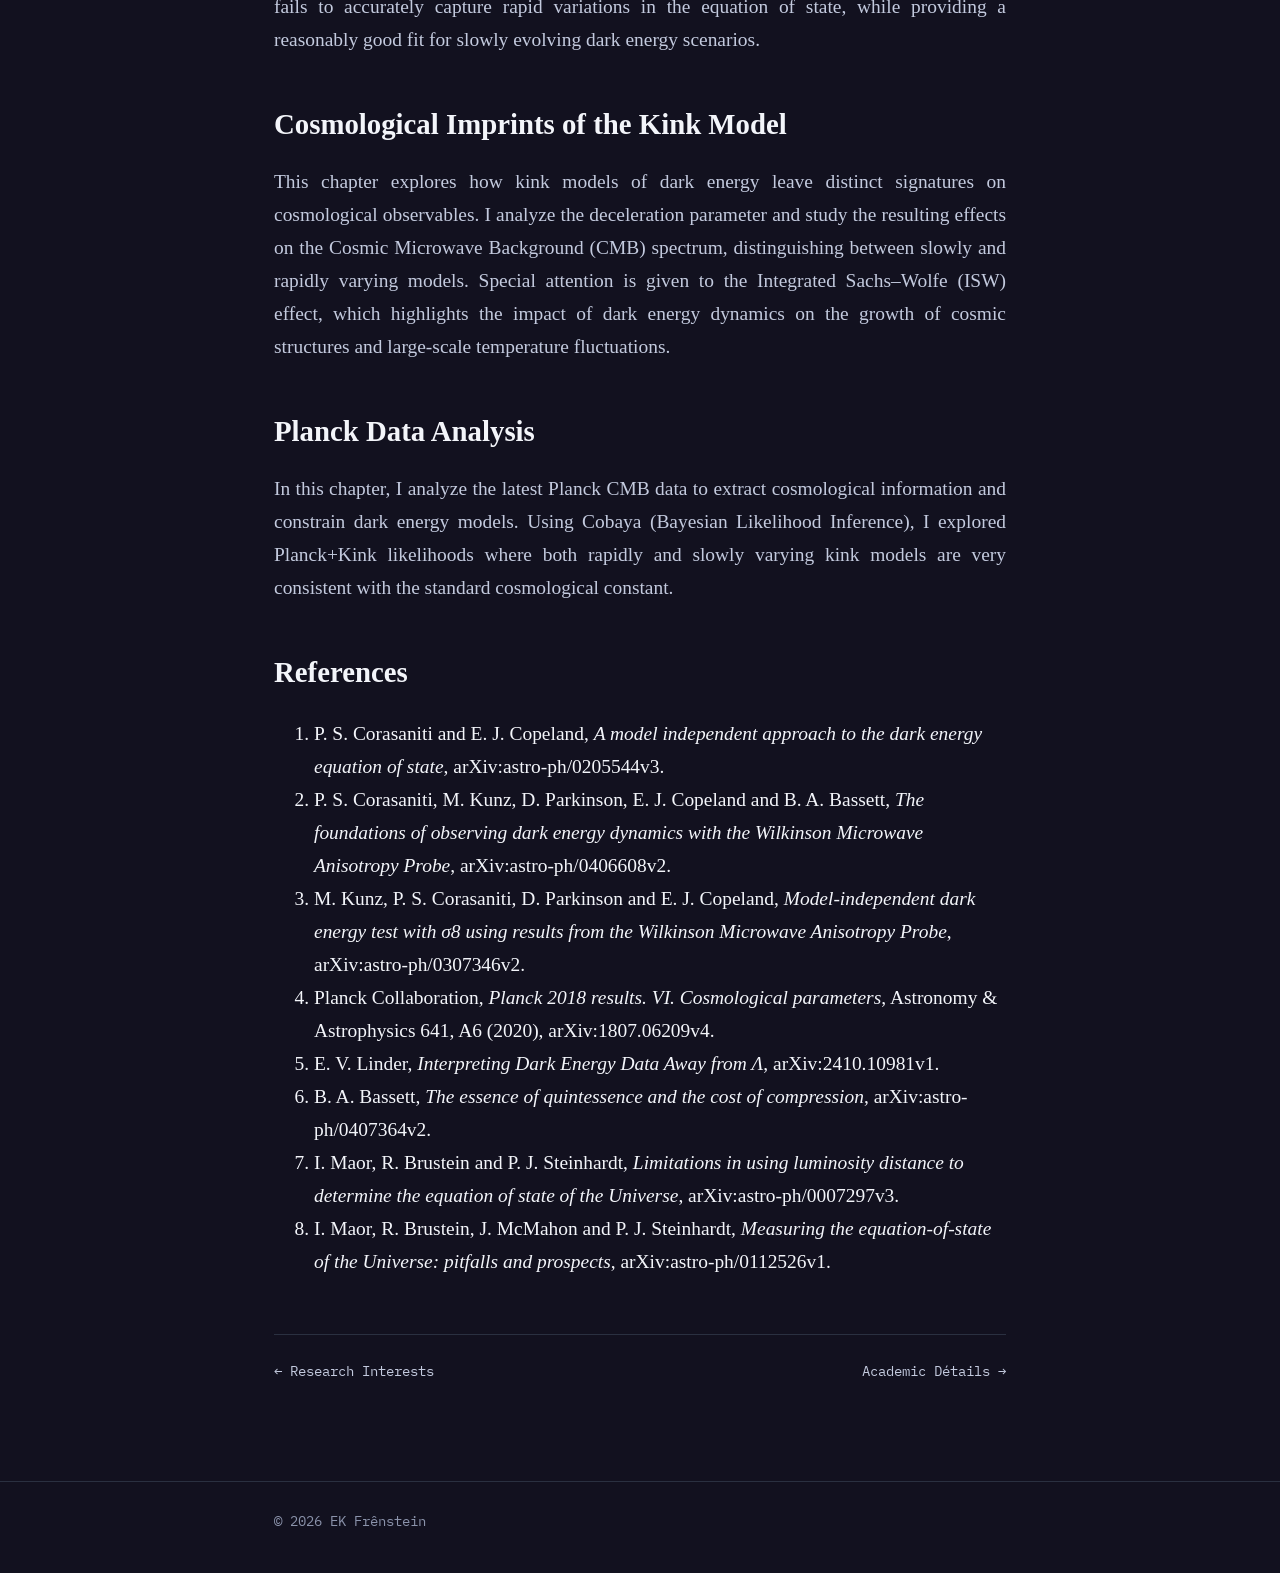
<file: thesis.html>
<!DOCTYPE html>

<html lang="en">
<head>
<meta charset="utf-8"/>
<meta content="width=device-width, initial-scale=1.0" name="viewport"/>
<title>Master's Internship — EK Frênstein</title>
<link href="style.css?v=2" rel="stylesheet"/>
</head>
<body>
<header class="site">
<div class="wrap">
<a class="brand" href="index.html">EK Frênstein<small>Astrophysics &amp; Cosmology</small></a>
<nav class="crumb"><a href="index.html">Index</a> / Master's Internship</nav>
</div>
</header>
<div class="hero-banner" style="background-image:url('https://www.observatoiredeparis.psl.eu/plugins/obspm/img/logoOPPSL.jpg');"> 
<div class="wrap">
<h1 class="reveal" data-reveal-group="banner">Imprints of Dynamical Dark Energy Models on Observables of Large-Scale Structures: from CMB to Lensing Spectra</h1>
</div>
</div>
<main>
<div class="wrap">
<table class="data">
<tr class="reveal"><td>Supervisor</td><td>Pier-Stefano Corasaniti, Research Director, CNRS, Paris Observatory–PSL</td></tr>
<tr class="reveal"><td>Duration</td><td>March 2025 – September 2025 (6 months)</td></tr>
<tr class="reveal"><td>Tools</td><td>Python, CLASS, Cobaya, Planck data</td></tr>
<tr class="reveal"><td>Location</td><td>Observatoire de Paris–PSL, Meudon Campus, 92195 Meudon, France</td></tr>
</table>
<h2 class="reveal">Phenomenological Approach to Dark Energy</h2>
<p class="reveal">In this part of my thesis, I explore dark energy from a phenomenological perspective by focusing on the evolution of its equation of state across cosmic time. I examine widely used parametrizations, such as the Chevallier–Polarski–Linder (CPL) form and kink models, which allow for dynamical departures from a cosmological constant. Different classes of scalar field models (freezing, thawing, and phantom scenarios) are discussed to highlight their distinct physical behaviors. I study the cosmological evolution of kink models as a function of the scale factor and connect phenomenological descriptions to fundamental theory by fitting the equation of state w(a) obtained from scalar field solutions of the Klein–Gordon equation for several physically motivated potentials. CPL fails to capture rapid scalar field variations unlike kink parametrizations, which fit both rapidly and slowly varying scalar potentials smoothly.</p>
<h2 class="reveal">Limits of the CPL Parametrization</h2>
<p class="reveal">This chapter critically examines the ability of the CPL parametrization to capture rapidly and slowly varying dark energy dynamics using fiducial kink models. CPL exhibits systematic bias when applied to dynamical dark energy models, particularly in the phantom regime, and fails to accurately capture rapid variations in the equation of state, while providing a reasonably good fit for slowly evolving dark energy scenarios.</p>
<h2 class="reveal">Cosmological Imprints of the Kink Model</h2>
<p class="reveal">This chapter explores how kink models of dark energy leave distinct signatures on cosmological observables. I analyze the deceleration parameter and study the resulting effects on the Cosmic Microwave Background (CMB) spectrum, distinguishing between slowly and rapidly varying models. Special attention is given to the Integrated Sachs–Wolfe (ISW) effect, which highlights the impact of dark energy dynamics on the growth of cosmic structures and large-scale temperature fluctuations.</p>
<h2 class="reveal">Planck Data Analysis</h2>
<p class="reveal">In this chapter, I analyze the latest Planck CMB data to extract cosmological information and constrain dark energy models. Using Cobaya (Bayesian Likelihood Inference), I explored Planck+Kink likelihoods where both rapidly and slowly varying kink models are very consistent with the standard cosmological constant.</p>
<h2 class="reveal">References</h2>
<ol class="plain">
<li class="reveal">P. S. Corasaniti and E. J. Copeland, <em>A model independent approach to the dark energy equation of state</em>, arXiv:astro-ph/0205544v3.</li>
<li class="reveal">P. S. Corasaniti, M. Kunz, D. Parkinson, E. J. Copeland and B. A. Bassett, <em>The foundations of observing dark energy dynamics with the Wilkinson Microwave Anisotropy Probe</em>, arXiv:astro-ph/0406608v2.</li>
<li class="reveal">M. Kunz, P. S. Corasaniti, D. Parkinson and E. J. Copeland, <em>Model-independent dark energy test with σ8 using results from the Wilkinson Microwave Anisotropy Probe</em>, arXiv:astro-ph/0307346v2.</li>
<li class="reveal">Planck Collaboration, <em>Planck 2018 results. VI. Cosmological parameters</em>, Astronomy &amp; Astrophysics 641, A6 (2020), arXiv:1807.06209v4.</li>
<li class="reveal">E. V. Linder, <em>Interpreting Dark Energy Data Away from Λ</em>, arXiv:2410.10981v1.</li>
<li class="reveal">B. A. Bassett, <em>The essence of quintessence and the cost of compression</em>, arXiv:astro-ph/0407364v2.</li>
<li class="reveal">I. Maor, R. Brustein and P. J. Steinhardt, <em>Limitations in using luminosity distance to determine the equation of state of the Universe</em>, arXiv:astro-ph/0007297v3.</li>
<li class="reveal">I. Maor, R. Brustein, J. McMahon and P. J. Steinhardt, <em>Measuring the equation-of-state of the Universe: pitfalls and prospects</em>, arXiv:astro-ph/0112526v1.</li>
</ol>
<div class="pagenav">
<a href="research.html">← Research Interests</a>
<a href="academic-details.html">Academic Détails →</a>
</div>
</div>
</main>
<footer class="site"><div class="wrap">© 2026 EK Frênstein</div></footer>
<script src="animate.js"></script></body>
</html>
</file>
<file: style.css>
/* ===========================================================
   EK Frênstein — site stylesheet
   Theme: blackbody / spectral classification, deep space
   =========================================================== */

@import url('https://fonts.googleapis.com/css2?family=Fraunces:opsz,wght@9..144,400;9..144,500;9..144,600&family=Inter:wght@400;500;600&family=IBM+Plex+Mono:wght@400;500&display=swap');

:root{
  --bg:        #12111f;
  --bg-raised: #1a1f2f80;
  --line:      #2a3040;
  --text:      #f3f5fa;
  --text-dim:  #c3cade;
  --text-faint:#8b93ab;

  /* Spectral / blackbody accent scale — O to M stellar classes */
  --spec-o: #9db4ff; /* hot blue */
  --spec-a: #eaf0ff; /* blue-white */
  --spec-g: #ffd694; /* sun-like gold */
  --spec-m: #ff9a6b; /* cool red */

  --accent: var(--spec-g);

  --serif: 'Times New Roman', Times, 'Liberation Serif', serif;
  --sans:  'Times New Roman', Times, 'Liberation Serif', serif;
  --mono:  'IBM Plex Mono', ui-monospace, monospace;

  --maxw: 780px;
}

*{ box-sizing: border-box; }

html{ scroll-behavior: smooth; font-size: 18px; }

body{
  margin: 0;
  background: var(--bg);
  color: var(--text);
  font-family: var(--sans);
  font-size: 1.08rem;
  line-height: 1.7;
  -webkit-font-smoothing: antialiased;
}

/* soft nebula color wash — blue, violet & red pooling evenly across the background */
body::after{
  content:"";
  position: fixed;
  inset: 0;
  z-index: -2;
  background:
    radial-gradient(ellipse 850px 700px at 8% 5%, #3a4fd688 0%, transparent 62%),
    radial-gradient(ellipse 850px 700px at 92% 8%, #8a2f9e73 0%, transparent 60%),
    radial-gradient(ellipse 900px 800px at 92% 92%, #c23a5580 0%, transparent 62%),
    radial-gradient(ellipse 850px 750px at 8% 92%, #2f5adc73 0%, transparent 60%),
    radial-gradient(ellipse 800px 700px at 50% 50%, #6a3a9e42 0%, transparent 65%);
}

/* faint starfield */
body::before{
  content:"";
  position: fixed;
  inset: 0;
  z-index: -1;
  background-image:
    radial-gradient(1.5px 1.5px at 20% 30%, #ffffff55 0, transparent 60%),
    radial-gradient(1.5px 1.5px at 70% 15%, #ffffff40 0, transparent 60%),
    radial-gradient(1px 1px at 85% 55%, #ffffff35 0, transparent 60%),
    radial-gradient(1px 1px at 40% 80%, #ffffff30 0, transparent 60%),
    radial-gradient(1.5px 1.5px at 10% 65%, #ffffff40 0, transparent 60%),
    radial-gradient(1px 1px at 60% 45%, #ffffff2a 0, transparent 60%),
    radial-gradient(1.5px 1.5px at 92% 85%, #ffffff35 0, transparent 60%);
  background-repeat: no-repeat;
}

a{ color: inherit; }

.wrap{
  max-width: var(--maxw);
  margin: 0 auto;
  padding: 0 24px;
}

/* ---------- header / nav ---------- */
header.site{
  padding: 40px 0 24px;
  border-bottom: 1px solid var(--line);
}
header.site .wrap{
  display: flex;
  align-items: baseline;
  justify-content: space-between;
  gap: 16px;
  flex-wrap: wrap;
}
.brand{
  font-family: var(--serif);
  font-weight: 700;
  font-size: 1.3rem;
  text-decoration: none;
  letter-spacing: 0.01em;
}
.brand small{
  display: block;
  font-family: var(--mono);
  font-size: 0.72rem;
  font-weight: 400;
  color: var(--text-faint);
  letter-spacing: 0.08em;
  text-transform: uppercase;
  margin-top: 2px;
}
nav.crumb{
  font-family: var(--mono);
  font-size: 0.85rem;
  color: var(--text-dim);
}
nav.crumb a{
  text-decoration: none;
  color: var(--text-dim);
  border-bottom: 1px solid transparent;
  transition: border-color .15s ease, color .15s ease;
}
nav.crumb a:hover{ color: var(--accent); border-color: var(--accent); }

main{ padding: 56px 0 96px; }

footer.site{
  border-top: 1px solid var(--line);
  padding: 28px 0 40px;
  color: var(--text-faint);
  font-family: var(--mono);
  font-size: 0.75rem;
}

/* ---------- headings / type ---------- */
h1{
  font-family: var(--serif);
  font-weight: 700;
  font-size: clamp(2.4rem, 5.5vw, 3.25rem);
  line-height: 1.12;
  margin: 0 0 8px;
}
.eyebrow{
  font-family: var(--mono);
  font-size: 0.8rem;
  letter-spacing: 0.12em;
  text-transform: uppercase;
  color: var(--accent);
  margin: 0 0 14px;
}
h2{
  font-family: var(--serif);
  font-weight: 700;
  font-size: 1.6rem;
  margin: 44px 0 16px;
  color: var(--text);
}
p{ color: var(--text-dim); margin: 0 0 18px; font-size: 1.08rem; text-align: justify; text-justify: inter-word; hyphens: auto; }
strong{ color: var(--text); }

ul.plain{ margin: 0 0 16px; padding-left: 1.1em; color: var(--text-dim); }
ul.plain li{ margin-bottom: 8px; }
ul.plain li::marker{ color: var(--accent); }

/* ---------- home: section index ---------- */
.index-list{
  list-style: none;
  margin: 8px 0 0;
  padding: 0;
  border-top: 1px solid var(--line);
}
.index-list li{ border-bottom: 1px solid var(--line); }
.index-list a{
  display: flex;
  align-items: center;
  gap: 18px;
  padding: 22px 4px;
  text-decoration: none;
  transition: padding-left .18s ease, background .18s ease;
}
.index-list a:hover{
  padding-left: 12px;
  background: linear-gradient(90deg, #ffffff08, transparent);
}
.spec-dot{
  width: 10px; height: 10px;
  border-radius: 50%;
  flex: none;
  box-shadow: 0 0 10px currentColor;
}
.index-list .id{
  font-family: var(--mono);
  font-size: 0.72rem;
  color: var(--text-faint);
  width: 3.2em;
  flex: none;
}
.index-list .name{
  font-family: var(--serif);
  font-size: 1.4rem;
  color: var(--text);
  flex: 1;
}
.index-list .desc{
  font-family: var(--sans);
  font-size: 0.95rem;
  color: var(--text-dim);
  display: none;
}
@media (min-width: 560px){
  .index-list .desc{ display: block; max-width: 40%; text-align: right; }
}
.index-list .arrow{
  color: var(--text-faint);
  transition: transform .18s ease, color .18s ease;
}
.index-list a:hover .arrow{ transform: translateX(4px); color: var(--accent); }

/* ---------- hero (home) ---------- */
.hero{ margin-bottom: 48px; }
.hero-portrait{
  width: 88px; height: 88px;
  border-radius: 50%;
  object-fit: cover;
  border: 1px solid var(--line);
  margin-bottom: 20px;
}

/* ---------- hero banner (astrophysical background image) ---------- */
.hero-banner{
  position: relative;
  width: 100%;
  height: 300px;
  background-size: cover;
  background-position: center;
  background-color: #05070c;
  display: flex;
  align-items: flex-end;
}
.hero-banner::after{
  content: "";
  position: absolute;
  inset: 0;
  background: linear-gradient(180deg,
    rgba(3,4,8,0.45) 0%,
    rgba(3,4,8,0.78) 55%,
    var(--bg) 100%);
}
.hero-banner .wrap{
  position: relative;
  z-index: 1;
  width: 100%;
  padding-bottom: 26px;
}
.hero-banner .eyebrow{
  color: var(--spec-a);
  text-shadow: 0 2px 4px rgba(0,0,0,0.9), 0 0 18px rgba(0,0,0,0.9);
  margin-bottom: 10px;
  font-weight: 600;
}
.hero-banner h1{
  color: #ffffff;
  text-shadow: 0 2px 6px rgba(0,0,0,0.95), 0 0 30px rgba(0,0,0,0.85);
  margin: 0;
}
.hero-banner .img-credit{
  position: relative;
  z-index: 1;
  font-family: var(--mono);
  font-size: 0.66rem;
  color: #ffffffe0;
  text-shadow: 0 1px 4px rgba(0,0,0,0.95), 0 0 10px rgba(0,0,0,0.9);
  margin-top: 12px;
}
.hero-banner .img-credit a{ color: #ffffff; }
@media (min-width: 640px){
  .hero-banner{ height: 380px; }
}
@media (min-width: 640px){
  .hero-banner.tall{ height: 440px; }
}

/* ---------- data table (grades, coursework, thesis meta) ---------- */
table.data{
  width: 100%;
  border-collapse: collapse;
  margin: 16px 0 32px;
}
table.data tr{
  border-bottom: 1px solid var(--line);
  transition: background .15s ease;
}
table.data tr:hover{
  background: linear-gradient(90deg, #ffffff0a, transparent);
}
table.data td{
  padding: 16px 4px;
  vertical-align: top;
}
table.data td:first-child{
  width: 34%;
  font-family: var(--mono);
  font-size: 0.72rem;
  letter-spacing: 0.07em;
  text-transform: uppercase;
  color: var(--accent);
  font-weight: 500;
  padding-right: 20px;
  position: relative;
}
table.data td:first-child::before{
  content: "";
  display: inline-block;
  width: 6px; height: 6px;
  border-radius: 50%;
  background: var(--accent);
  margin-right: 10px;
  vertical-align: middle;
  box-shadow: 0 0 8px var(--accent);
}
table.data td:last-child{
  font-family: var(--sans);
  font-size: 1.08rem;
  color: var(--text);
  text-align: left;
  line-height: 1.55;
}
@media (min-width: 560px){
  table.data td{ padding: 18px 4px; }
}

/* ---------- footer nav between sections ---------- */
.pagenav{
  display: flex;
  justify-content: space-between;
  margin-top: 56px;
  padding-top: 24px;
  border-top: 1px solid var(--line);
  font-family: var(--mono);
  font-size: 0.8rem;
}
.pagenav a{
  text-decoration: none;
  color: var(--text-dim);
  border-bottom: 1px solid transparent;
}
.pagenav a:hover{ color: var(--accent); border-color: var(--accent); }

/* ---------- misc ---------- */
.card{
  border: 1px solid var(--line);
  border-radius: 10px;
  padding: 20px 22px;
  margin-bottom: 18px;
  background: var(--bg-raised);
}
.card h3{
  font-family: var(--serif);
  font-size: 1.05rem;
  margin: 0 0 6px;
  color: var(--text);
}
.card .meta{
  font-family: var(--mono);
  font-size: 0.72rem;
  color: var(--text-faint);
  margin-bottom: 10px;
}
.tag{
  display: inline-block;
  font-family: var(--mono);
  font-size: 0.68rem;
  color: var(--bg);
  background: var(--accent);
  padding: 2px 8px;
  border-radius: 999px;
  margin: 0 6px 6px 0;
}

@media (prefers-reduced-motion: reduce){
  html{ scroll-behavior: auto; }
  .index-list a, .index-list .arrow, .pagenav a{ transition: none; }
}

:focus-visible{
  outline: 2px solid var(--accent);
  outline-offset: 3px;
}

/* ---------- scroll reveal animation ---------- */
.reveal{
  opacity: 0;
  transform: translateY(22px);
  transition: opacity .7s cubic-bezier(.16,.8,.3,1), transform .7s cubic-bezier(.16,.8,.3,1);
  will-change: opacity, transform;
}
.reveal.is-visible{
  opacity: 1;
  transform: translateY(0);
}
.hero-banner .reveal{
  transform: translateY(14px);
  transition-duration: .8s;
}
@media (prefers-reduced-motion: reduce){
  .reveal{ opacity: 1; transform: none; transition: none; }
}
</file>
